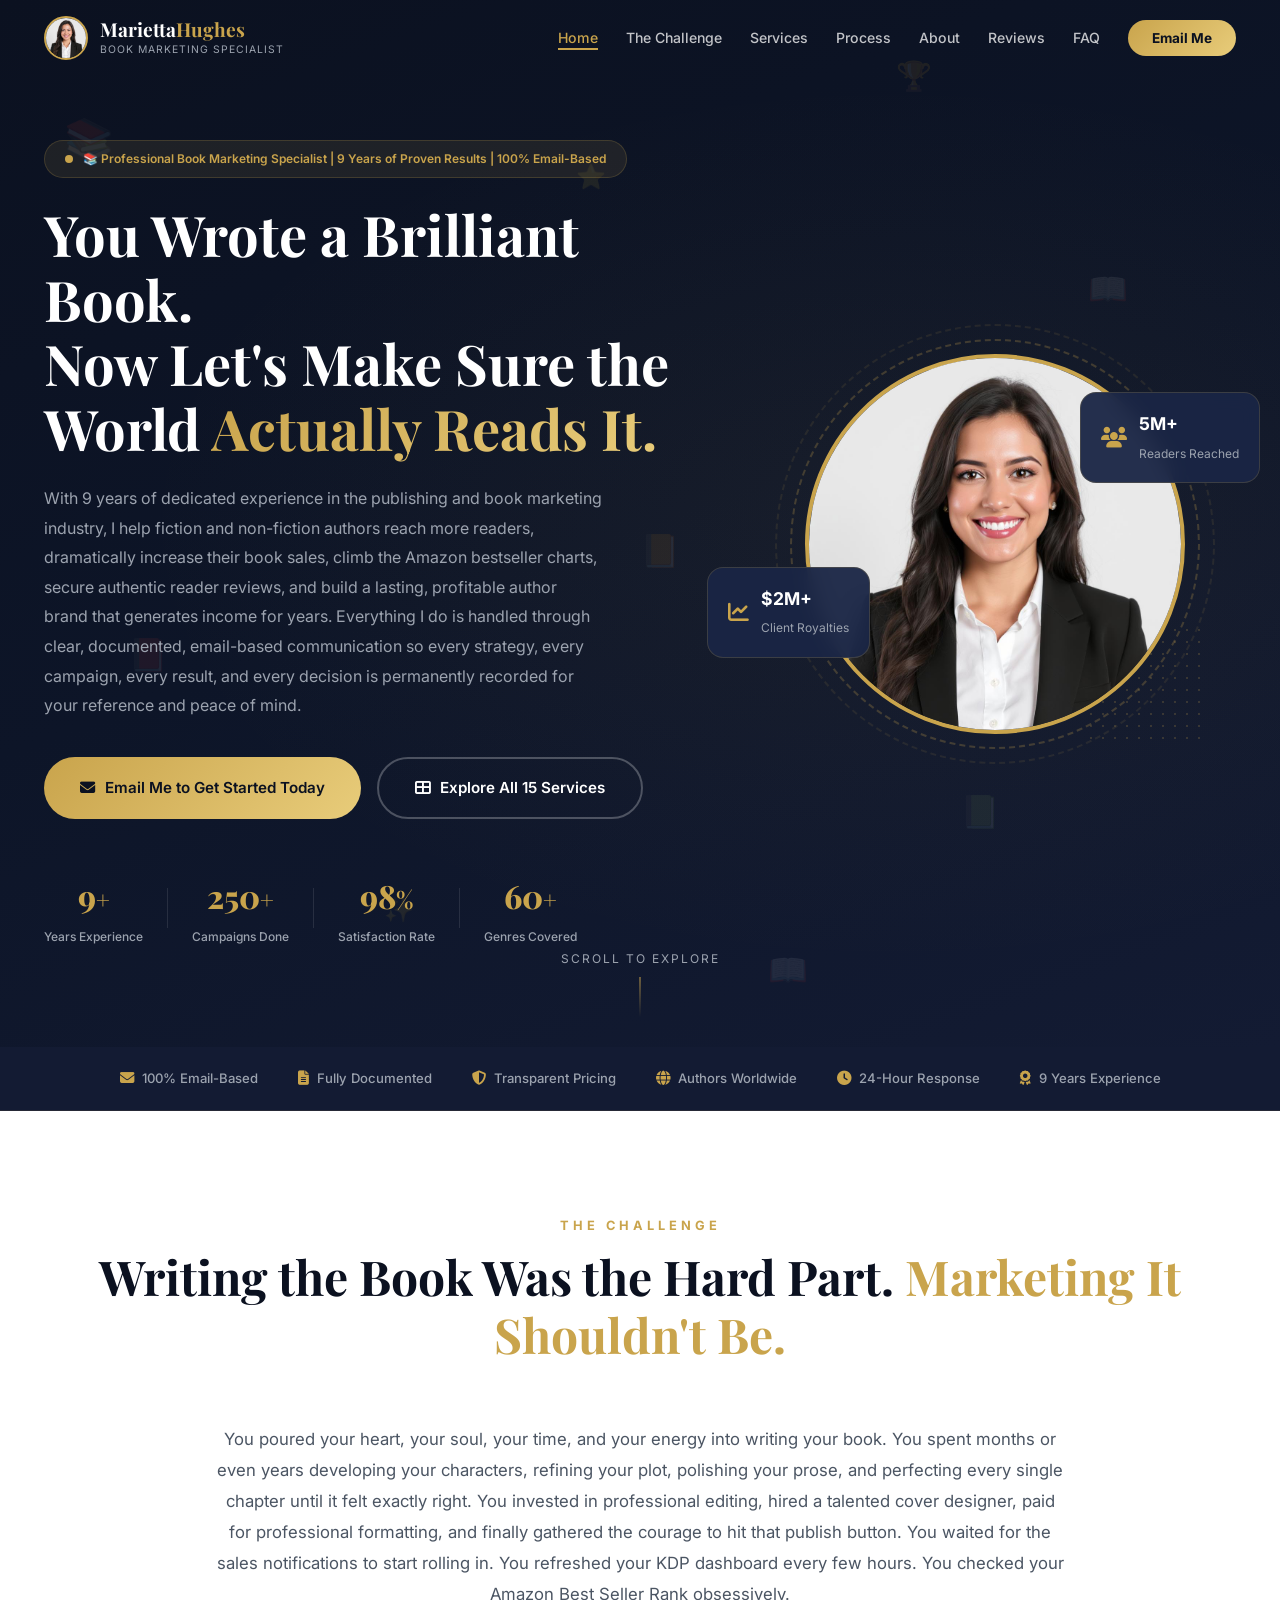
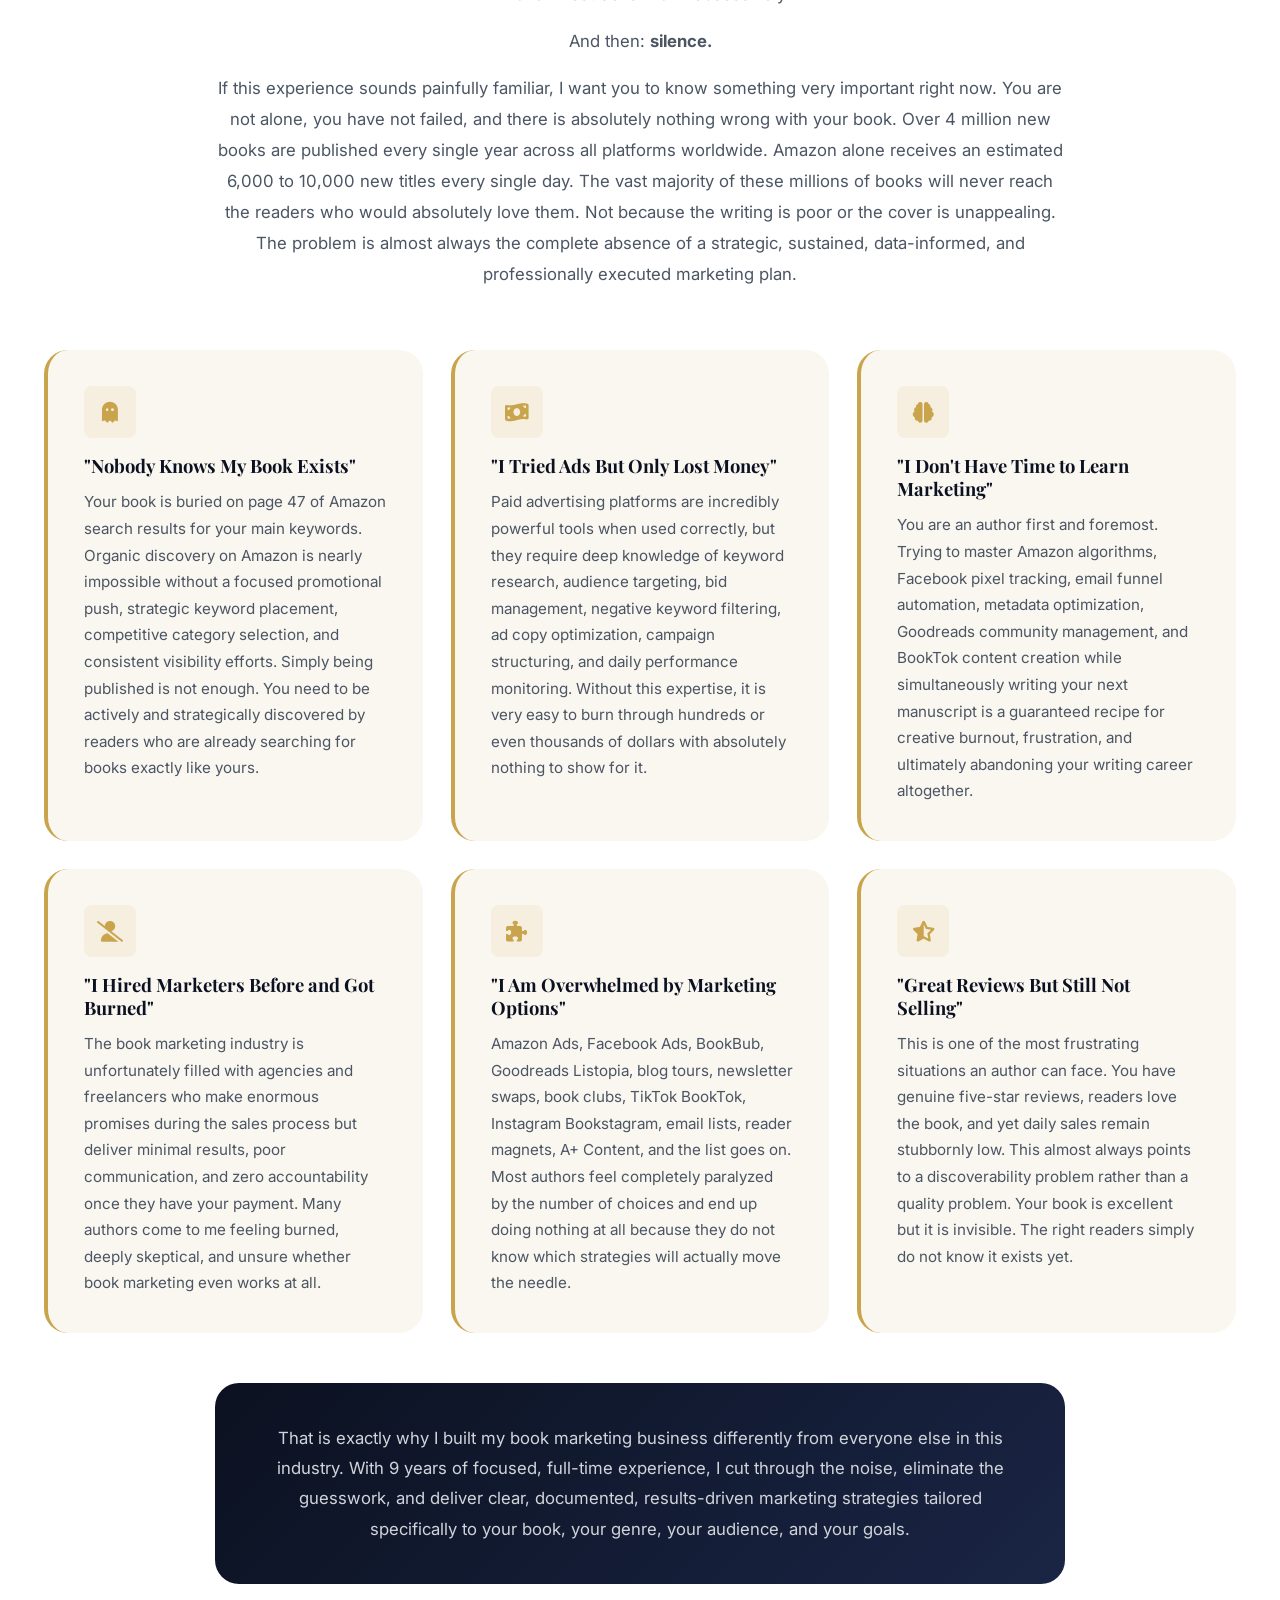
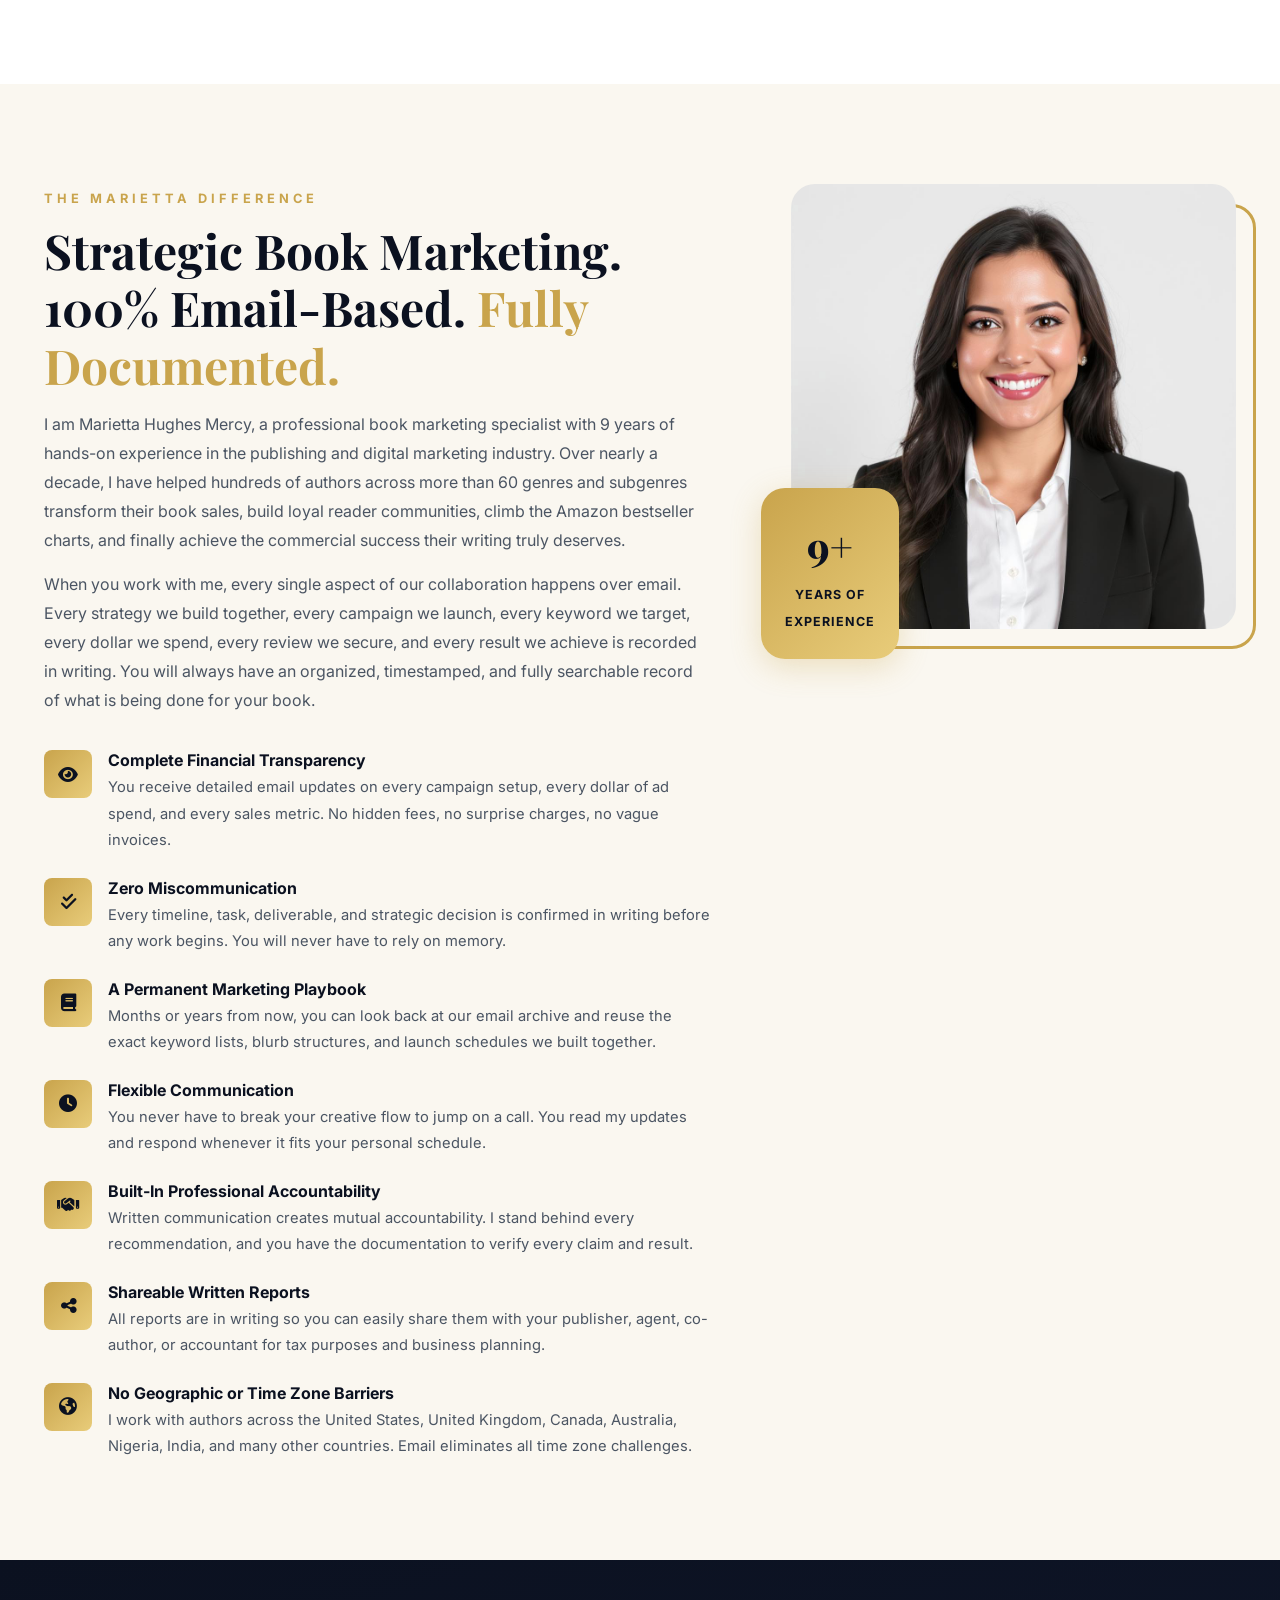
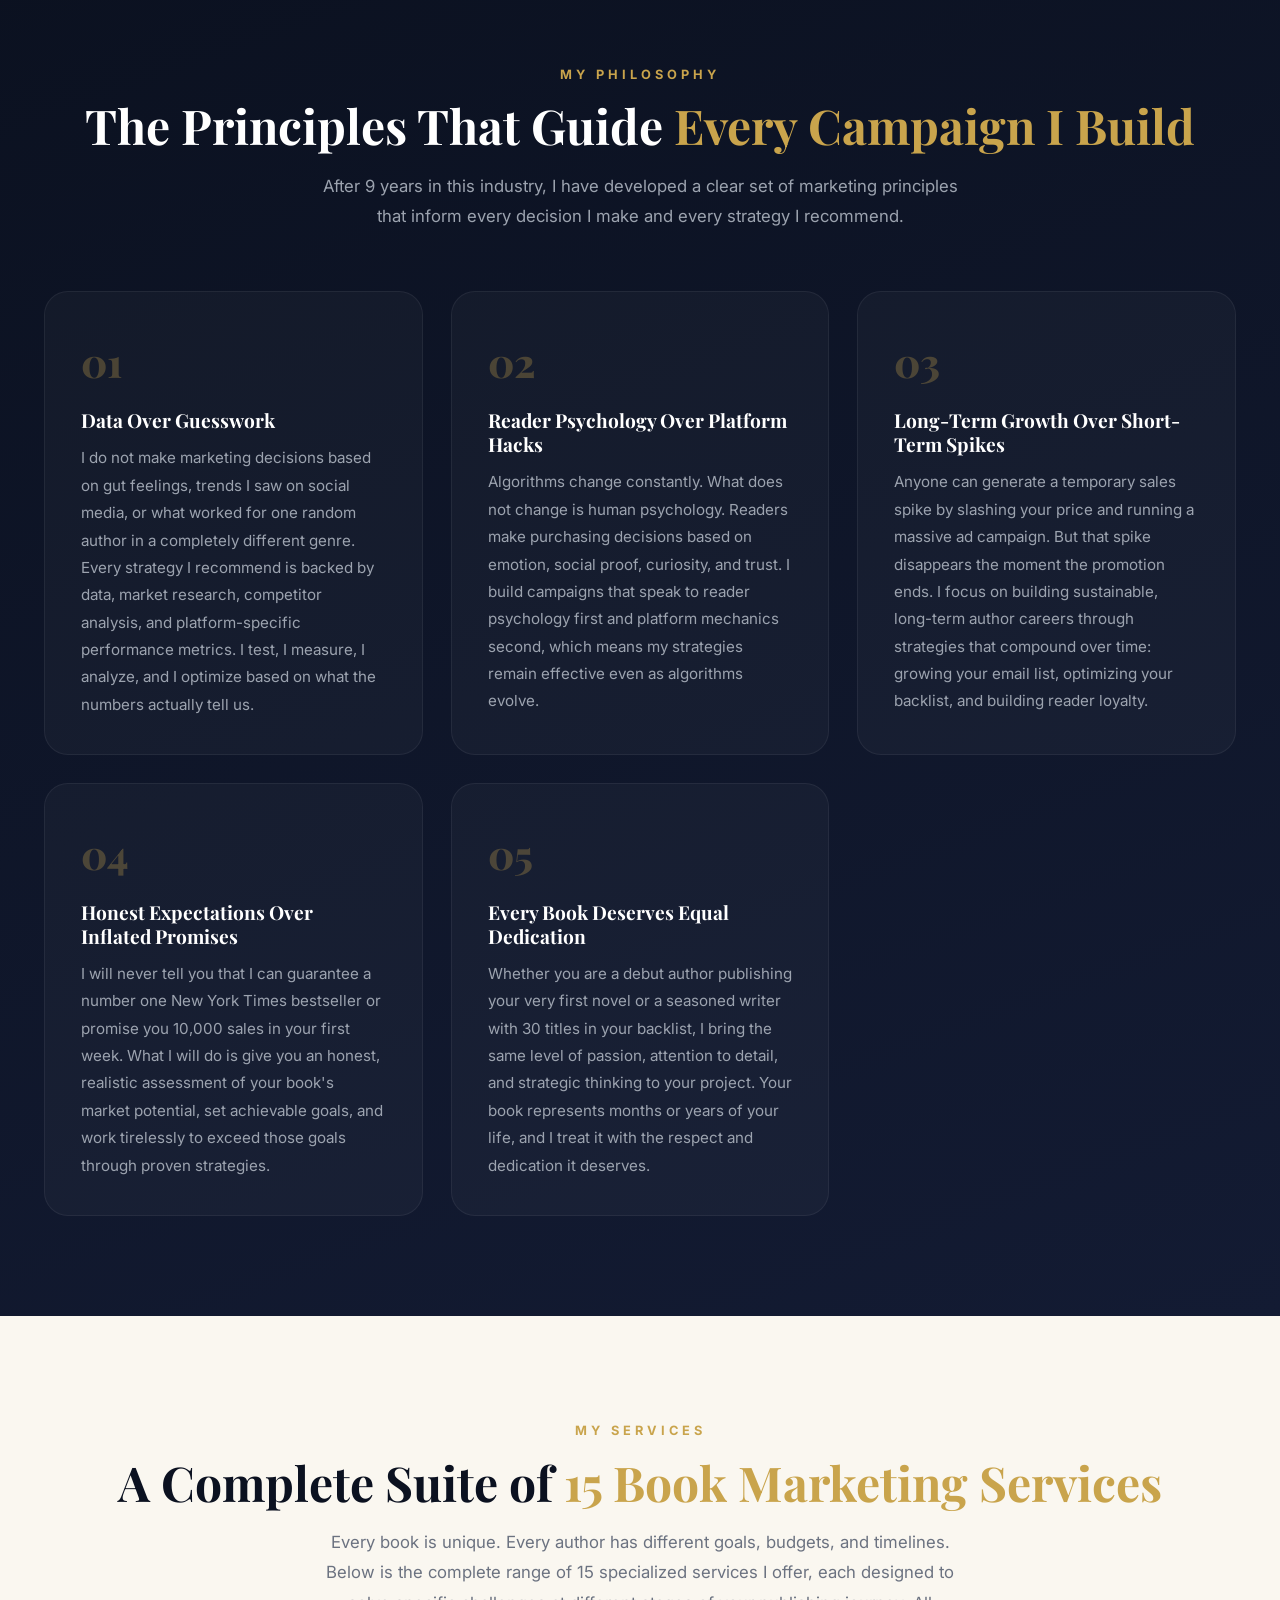
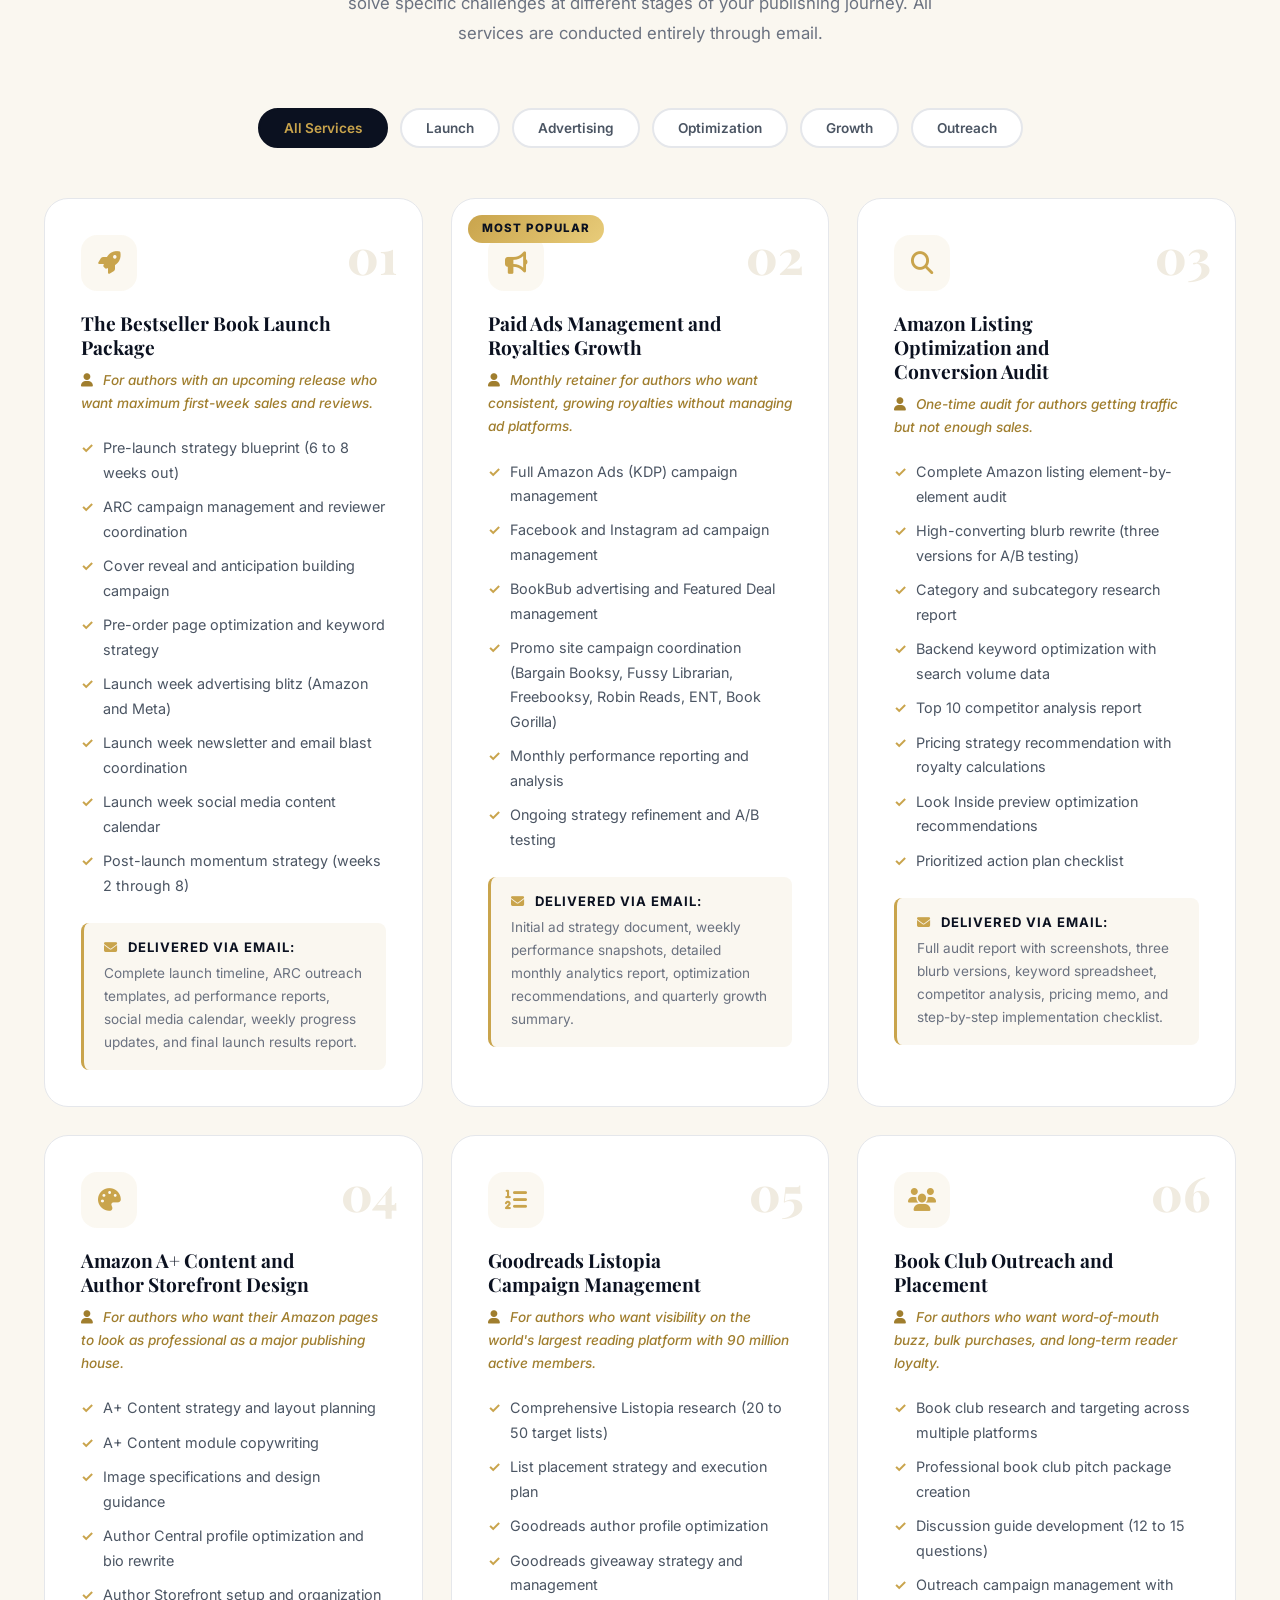
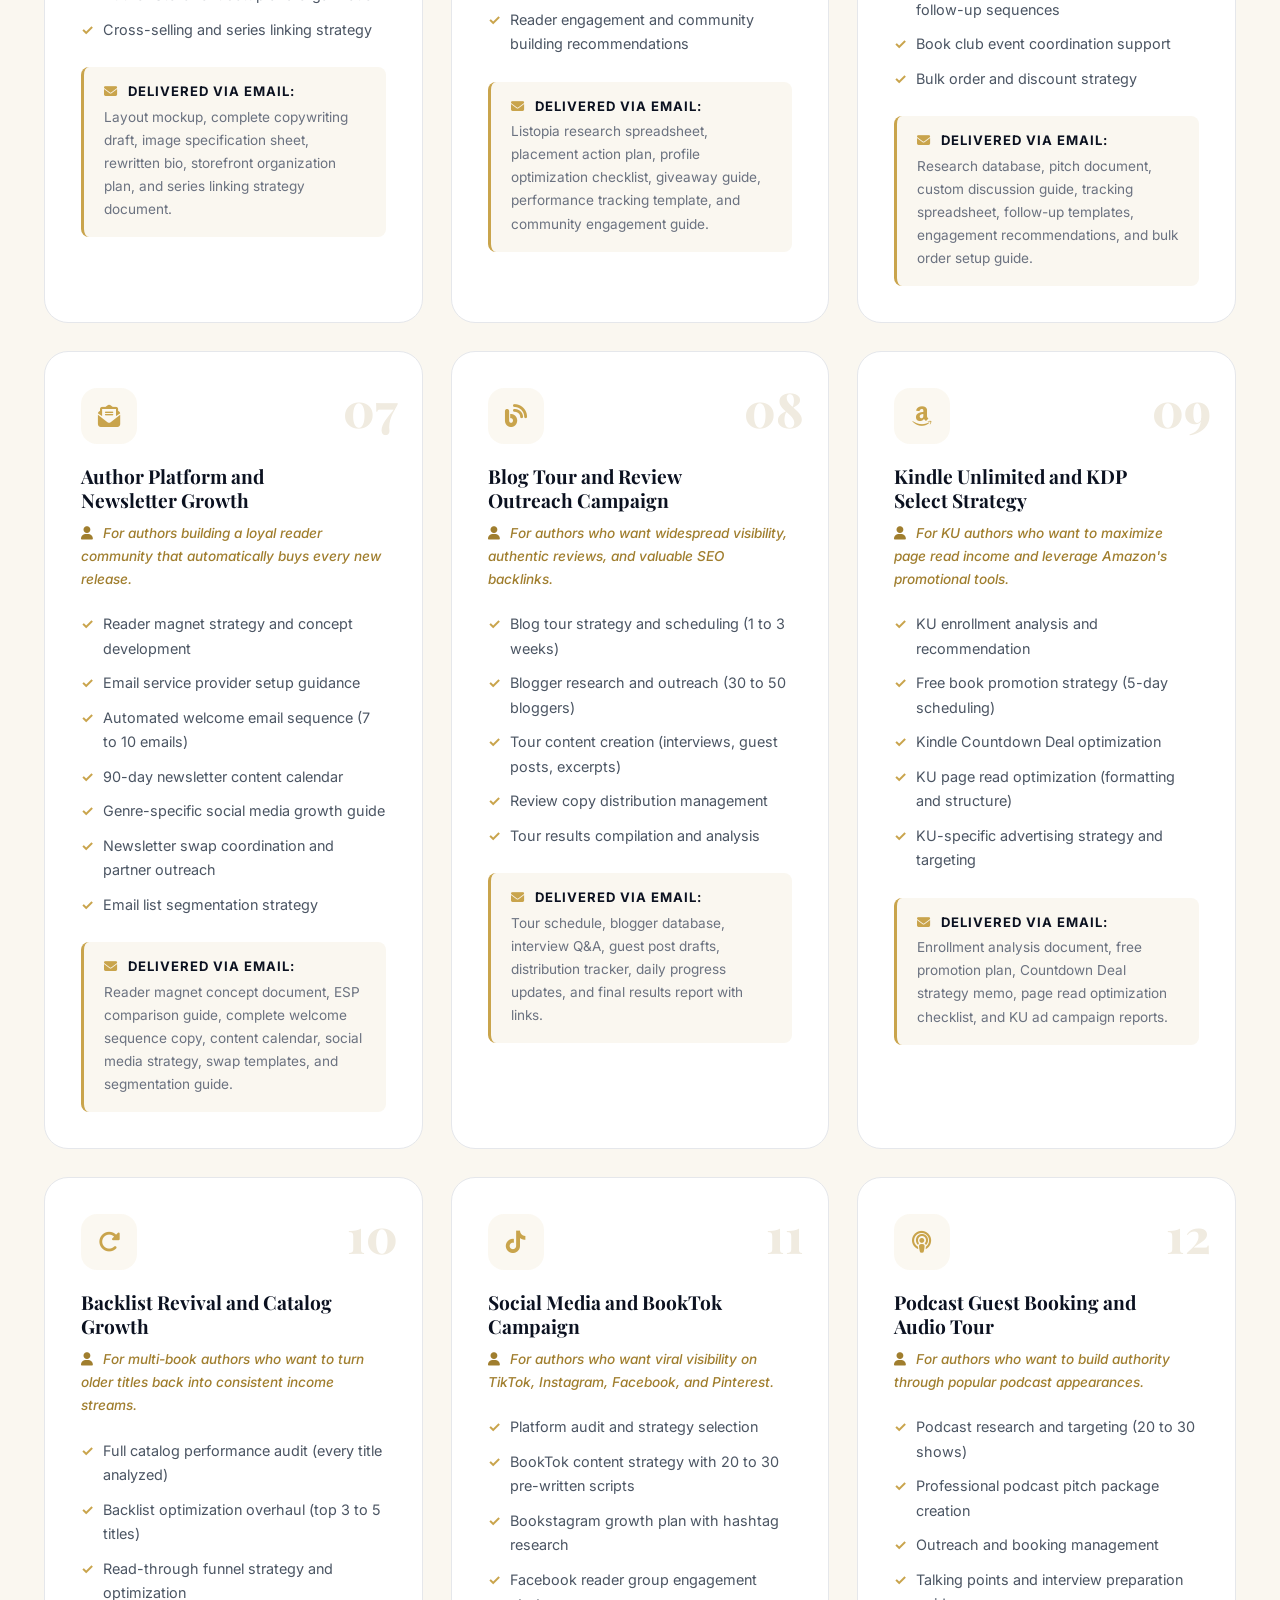
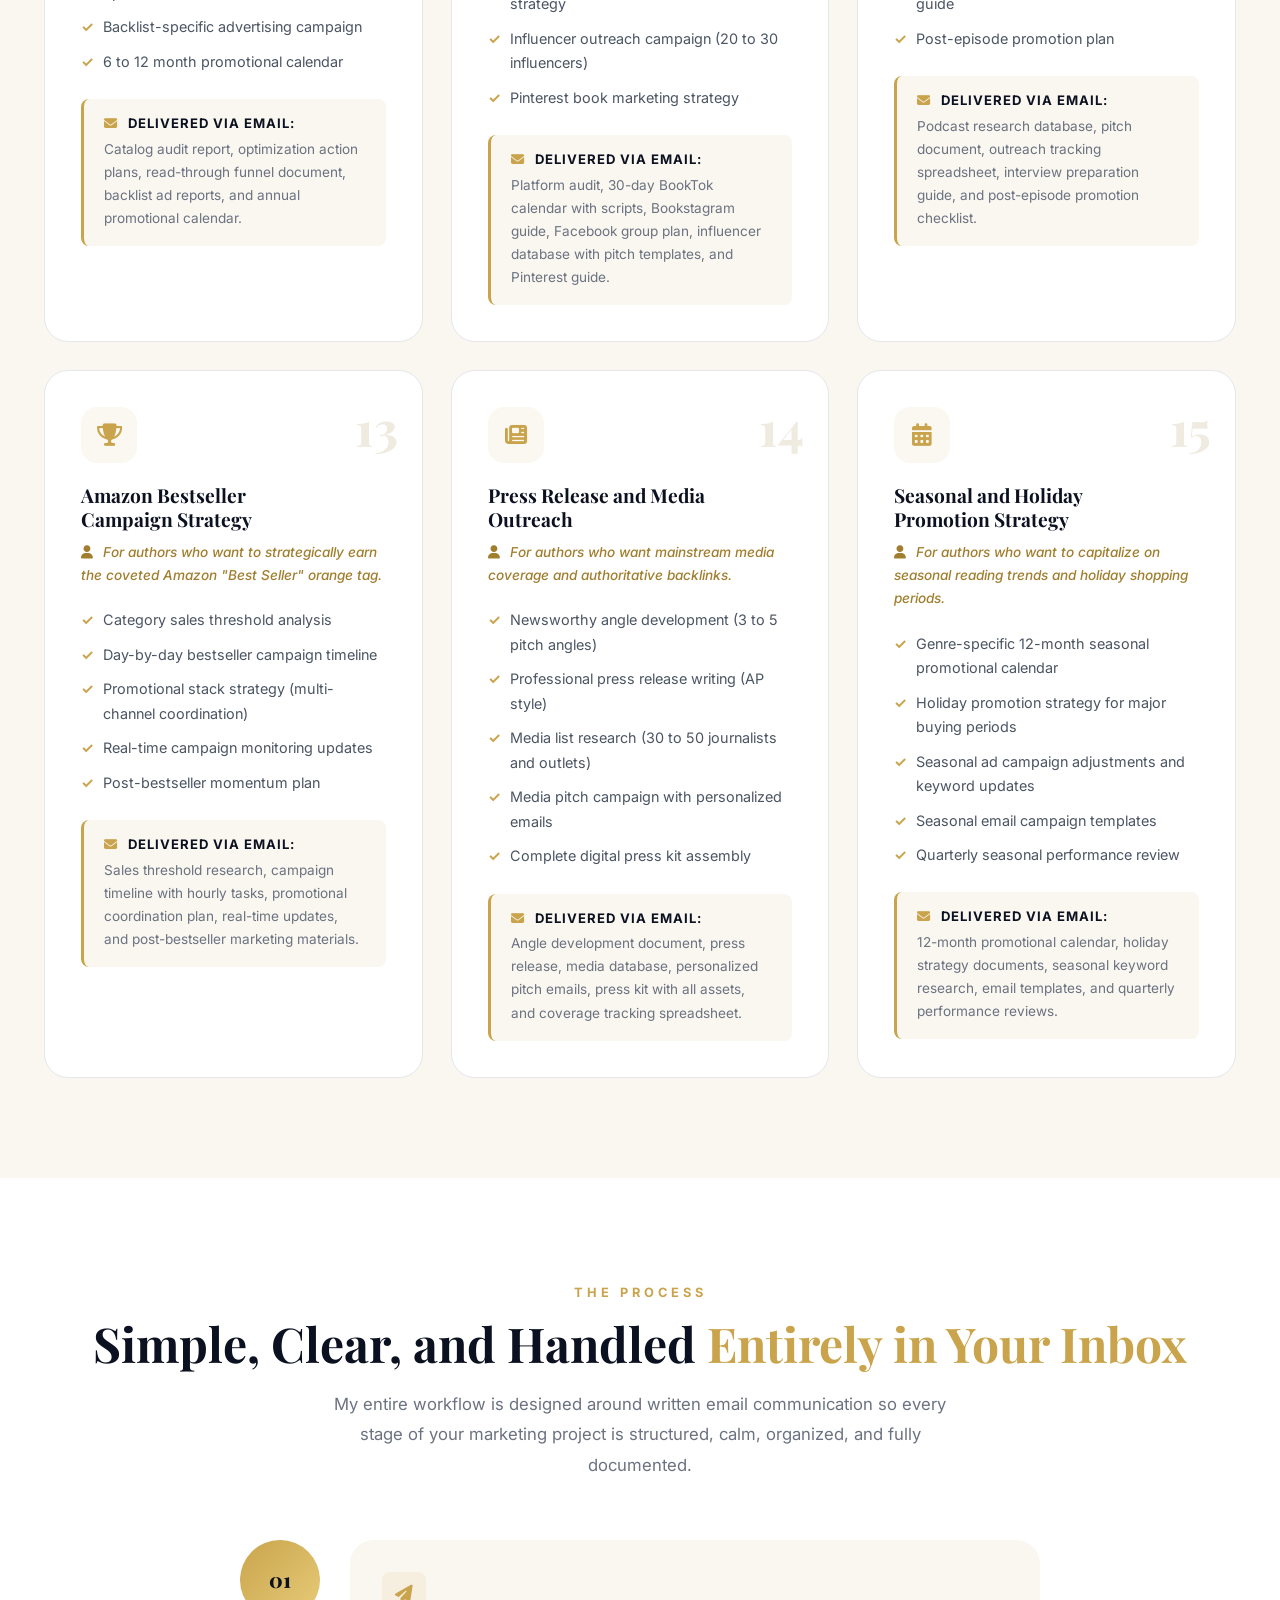
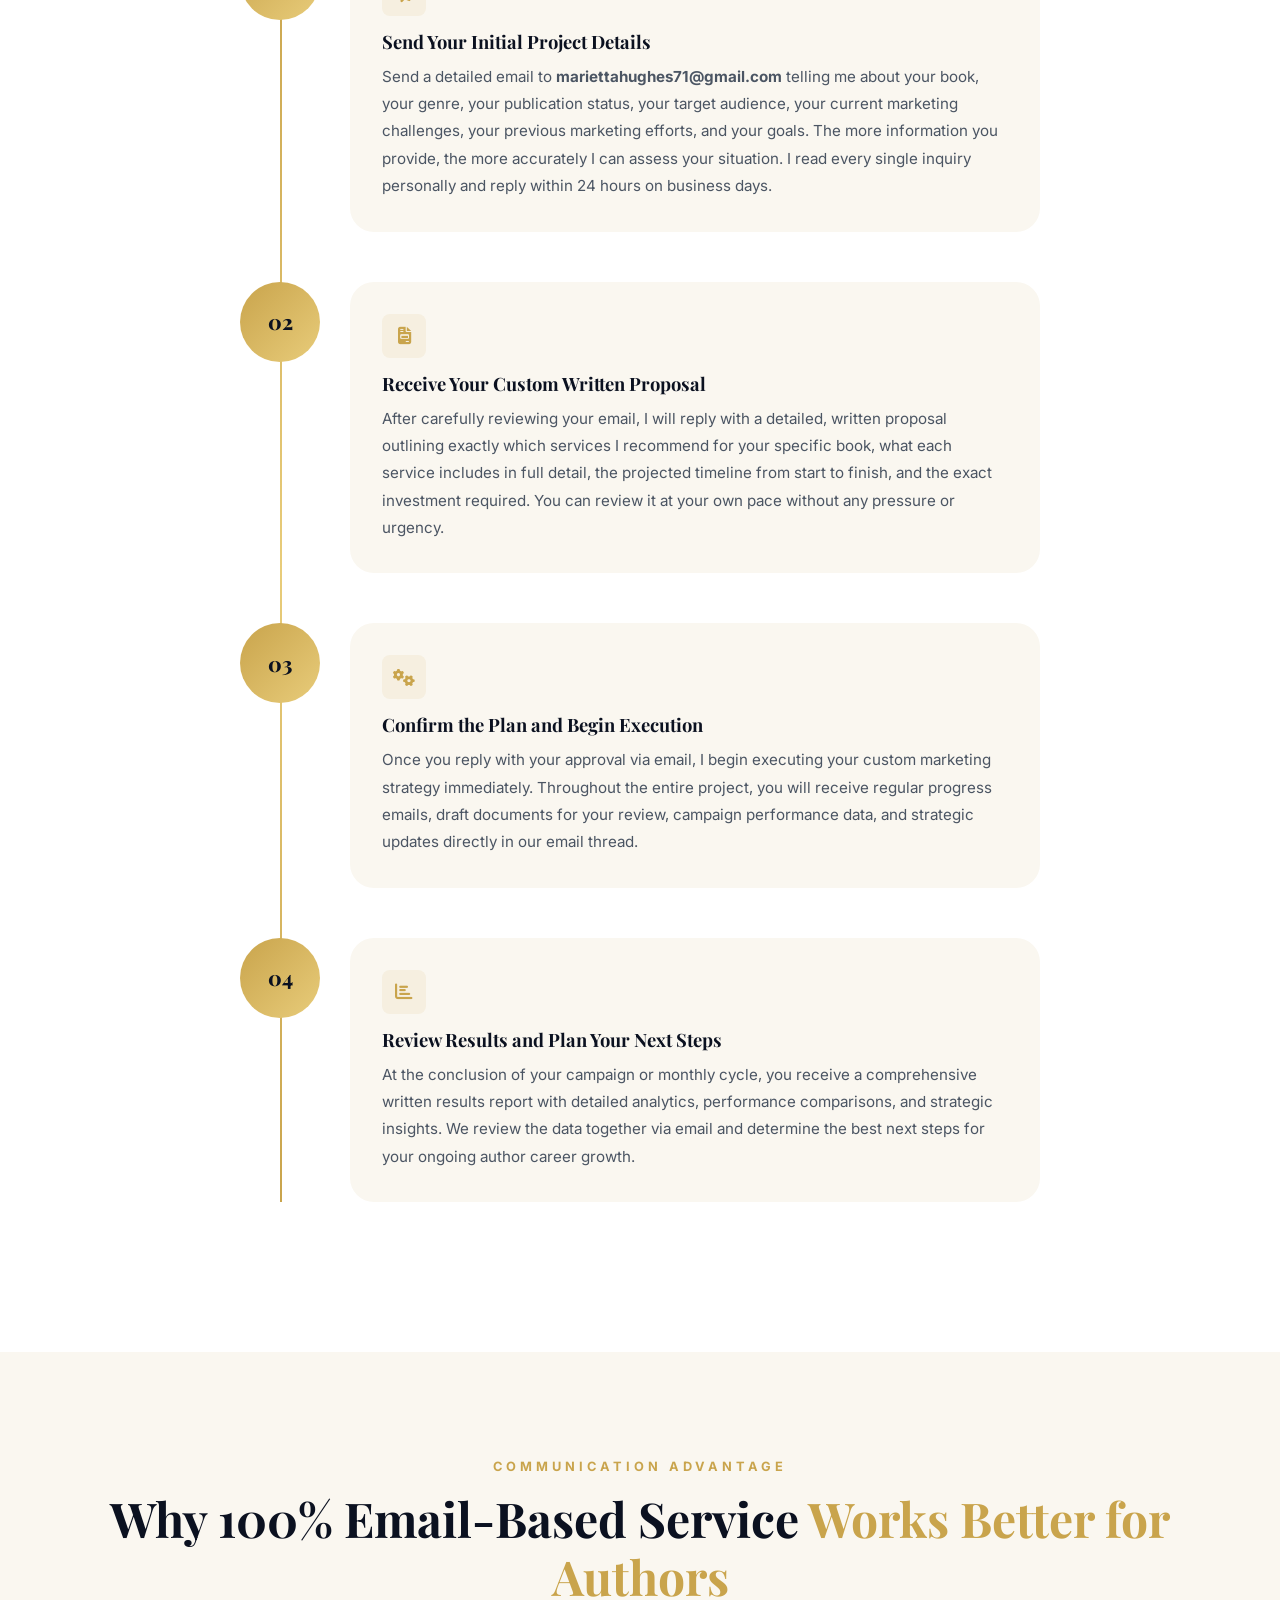
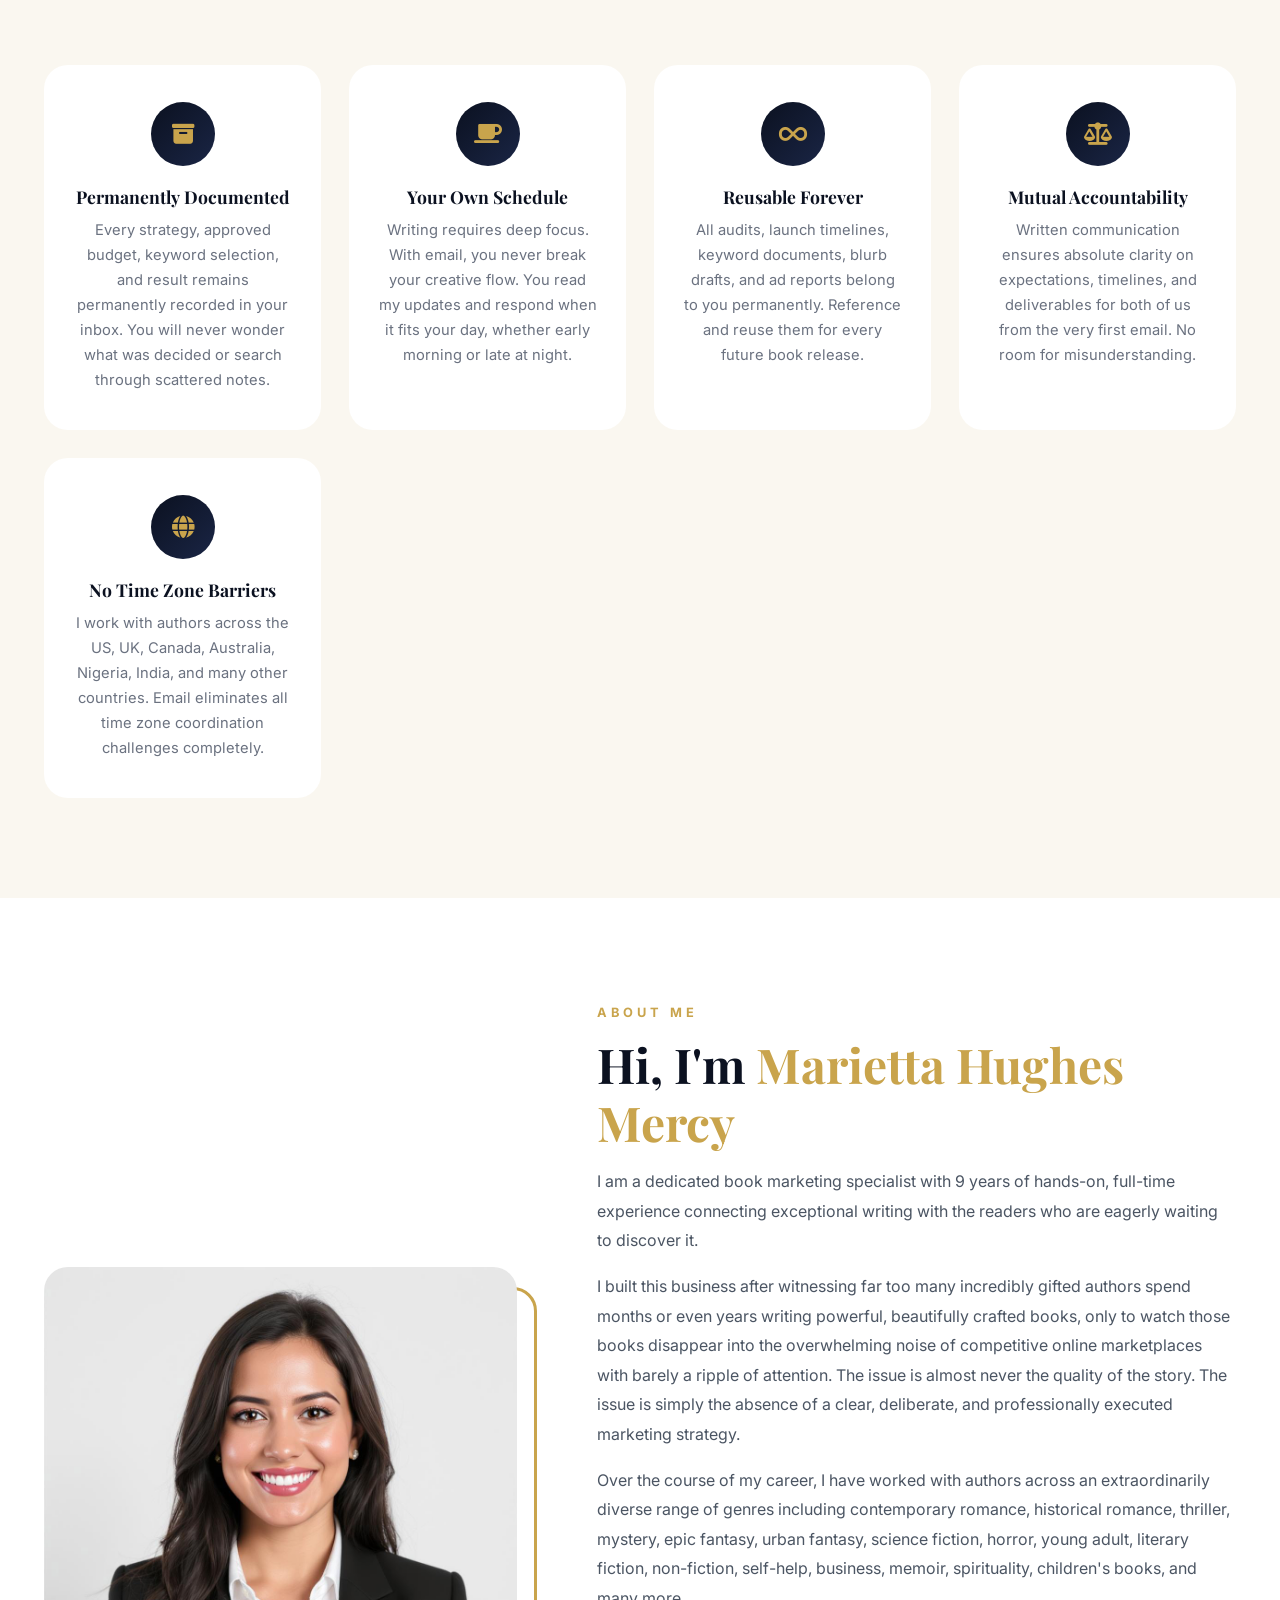
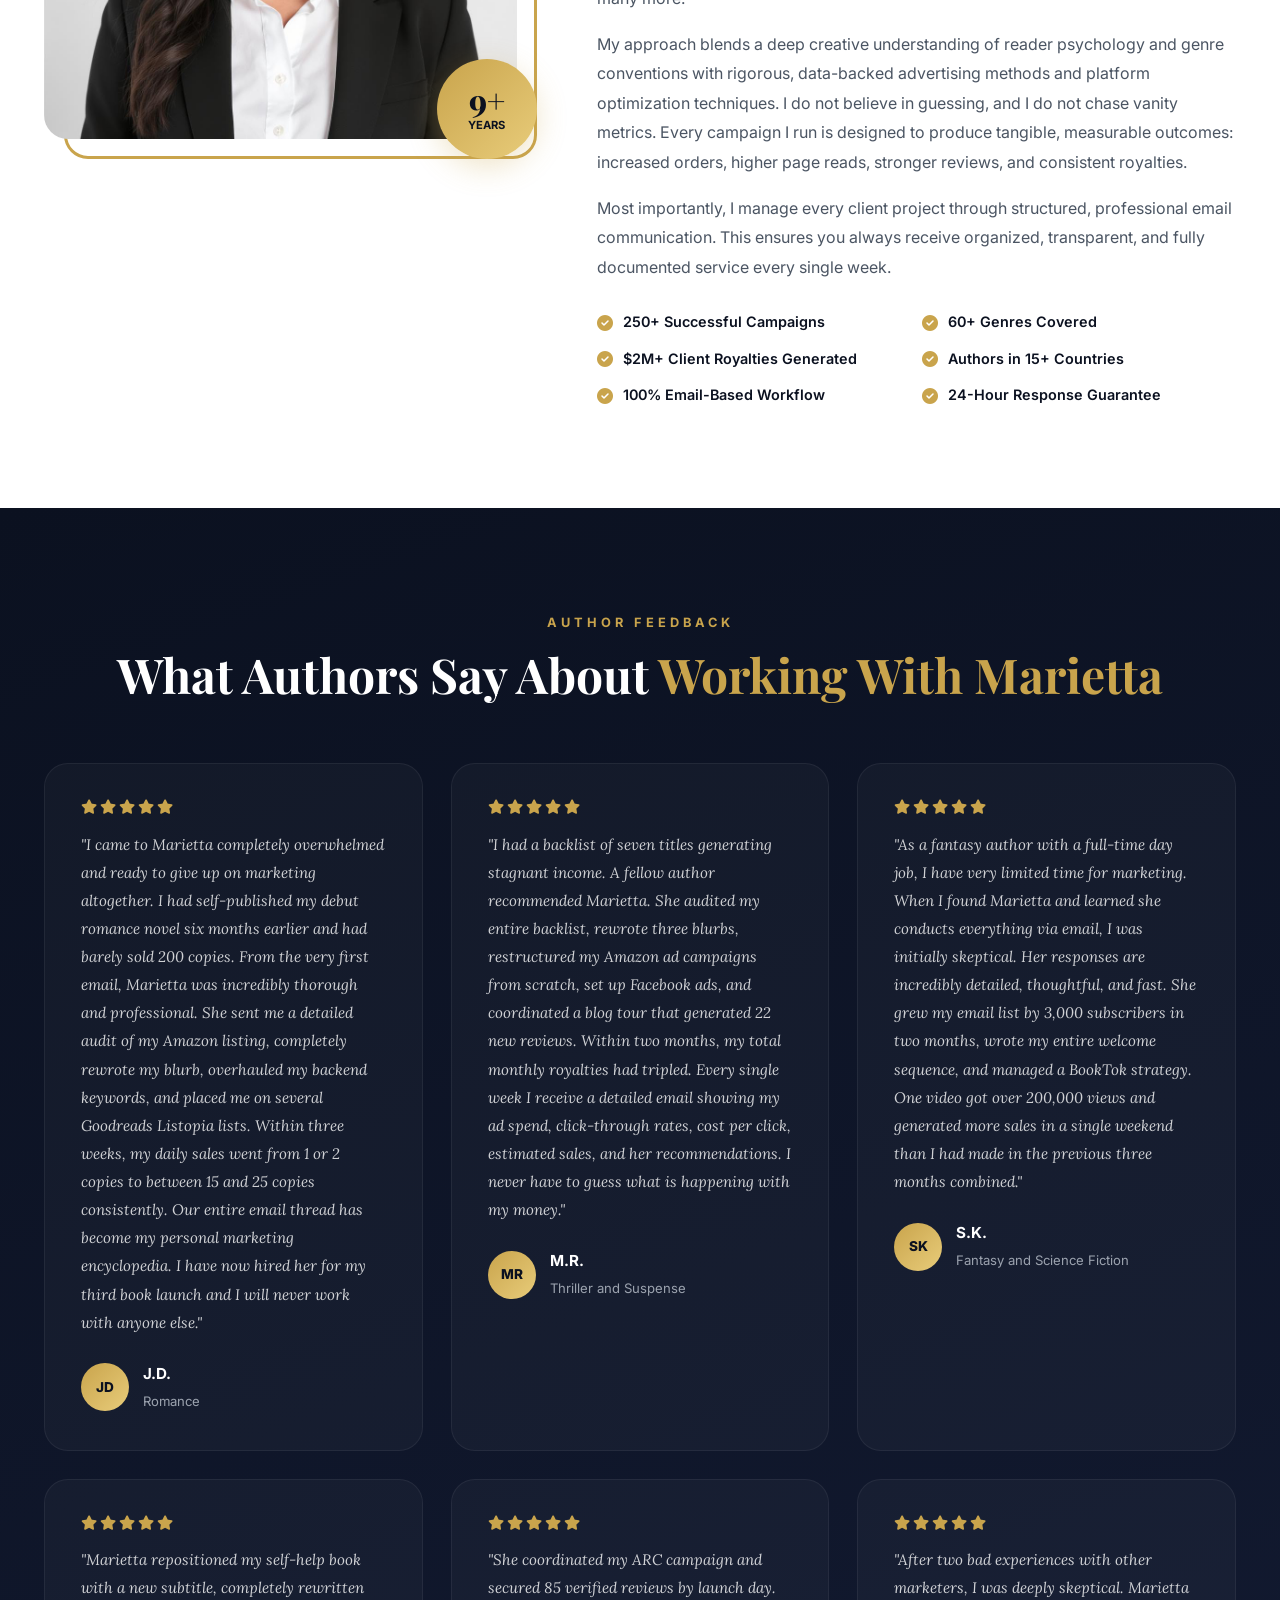
<file: index.html>
<!DOCTYPE html>
<html lang="en">
<head>
    <meta name="google-site-verification" content="QO_5pcVv0JkKFCDn6DMKwoM0GjOHtYcG-M0TKupRYso" />
    <meta charset="UTF-8">
    <meta name="viewport" content="width=device-width, initial-scale=1.0">
    <title>Marietta Hughes Mercy | Professional Book Marketing Specialist</title>
    <meta name="description" content="Professional book marketing specialist with 9 years of experience. I help authors reach more readers, increase book sales, and build lasting author brands through documented, email-based marketing strategies.">
    <link rel="icon" type="image/jpeg" href="d1.jpg">
    <link rel="apple-touch-icon" href="d1.jpg">
    <link href="https://fonts.googleapis.com/css2?family=Playfair+Display:ital,wght@0,400;0,500;0,600;0,700;0,800;0,900;1,400;1,700&family=Inter:wght@300;400;500;600;700;800&family=Lora:ital,wght@0,400;0,500;0,600;0,700;1,400&display=swap" rel="stylesheet">
    <link rel="stylesheet" href="https://cdnjs.cloudflare.com/ajax/libs/font-awesome/6.5.0/css/all.min.css">
    <link rel="stylesheet" href="style.css">
</head>
<body>

    <!-- PRELOADER -->
    <div class="preloader" id="preloader">
        <div class="preloader-inner">
            <div class="preloader-logo">
                <img src="d1.jpg" alt="Marietta Hughes Mercy">
            </div>
            <div class="preloader-text">Marietta Hughes Mercy</div>
            <div class="preloader-bar">
                <div class="preloader-bar-fill"></div>
            </div>
        </div>
    </div>

    <!-- BACK TO TOP -->
    <button class="back-to-top" id="backToTop" aria-label="Back to top">
        <i class="fas fa-chevron-up"></i>
    </button>

    <!-- NAVIGATION -->
    <nav class="navbar" id="navbar">
        <div class="nav-container">
            <a href="#home" class="logo">
                <img src="d1.jpg" alt="Marietta Hughes Mercy" class="logo-img">
                <div class="logo-text-wrap">
                    <span class="logo-text">Marietta<span class="gold">Hughes</span></span>
                    <span class="logo-sub">Book Marketing Specialist</span>
                </div>
            </a>
            <ul class="nav-links" id="navLinks">
                <li><a href="#home" class="nav-link active">Home</a></li>
                <li><a href="#challenge" class="nav-link">The Challenge</a></li>
                <li><a href="#services" class="nav-link">Services</a></li>
                <li><a href="#process" class="nav-link">Process</a></li>
                <li><a href="#about" class="nav-link">About</a></li>
                <li><a href="#testimonials" class="nav-link">Reviews</a></li>
                <li><a href="#faq" class="nav-link">FAQ</a></li>
                <li><a href="#contact" class="nav-cta">Email Me</a></li>
            </ul>
            <div class="hamburger" id="hamburger">
                <span></span>
                <span></span>
                <span></span>
            </div>
        </div>
    </nav>

    <!-- HERO SECTION -->
    <section class="hero" id="home">
        <div class="hero-particles">
            <div class="particle p1">📚</div>
            <div class="particle p2">📖</div>
            <div class="particle p3">📕</div>
            <div class="particle p4">⭐</div>
            <div class="particle p5">📗</div>
            <div class="particle p6">📘</div>
            <div class="particle p7">✨</div>
            <div class="particle p8">📙</div>
            <div class="particle p9">🏆</div>
            <div class="particle p10">📖</div>
        </div>
        <div class="hero-overlay"></div>
        <div class="hero-container">
            <div class="hero-content reveal-left">
                <div class="hero-badge">
                    <span class="badge-dot"></span>
                    📚 Professional Book Marketing Specialist | 9 Years of Proven Results | 100% Email-Based
                </div>
                <h1 class="hero-title">
                    You Wrote a Brilliant Book.<br>
                    Now Let's Make Sure the World
                    <span class="hero-highlight">Actually Reads It.</span>
                </h1>
                <p class="hero-subtitle">
                    With 9 years of dedicated experience in the publishing and book marketing industry, I help fiction and non-fiction authors reach more readers, dramatically increase their book sales, climb the Amazon bestseller charts, secure authentic reader reviews, and build a lasting, profitable author brand that generates income for years. Everything I do is handled through clear, documented, email-based communication so every strategy, every campaign, every result, and every decision is permanently recorded for your reference and peace of mind.
                </p>
                <div class="hero-buttons">
                    <a href="#contact" class="btn btn-primary btn-glow">
                        <i class="fas fa-envelope"></i> Email Me to Get Started Today
                    </a>
                    <a href="#services" class="btn btn-outline">
                        <i class="fas fa-th-large"></i> Explore All 15 Services
                    </a>
                </div>
                <div class="hero-stats">
                    <div class="stat-item">
                        <span class="stat-number" data-target="9">0</span><span class="stat-plus">+</span>
                        <span class="stat-label">Years Experience</span>
                    </div>
                    <div class="stat-divider"></div>
                    <div class="stat-item">
                        <span class="stat-number" data-target="250">0</span><span class="stat-plus">+</span>
                        <span class="stat-label">Campaigns Done</span>
                    </div>
                    <div class="stat-divider"></div>
                    <div class="stat-item">
                        <span class="stat-number" data-target="98">0</span><span class="stat-plus">%</span>
                        <span class="stat-label">Satisfaction Rate</span>
                    </div>
                    <div class="stat-divider"></div>
                    <div class="stat-item">
                        <span class="stat-number" data-target="60">0</span><span class="stat-plus">+</span>
                        <span class="stat-label">Genres Covered</span>
                    </div>
                </div>
            </div>
            <div class="hero-image reveal-right">
                <div class="hero-img-wrapper">
                    <img src="d1.jpg" alt="Marietta Hughes Mercy, Book Marketing Specialist" class="hero-portrait">
                    <div class="hero-img-ring"></div>
                    <div class="hero-img-ring ring-2"></div>
                    <div class="hero-img-dots"></div>
                </div>
                <div class="hero-float-card card-1">
                    <i class="fas fa-chart-line"></i>
                    <div>
                        <strong>$2M+</strong>
                        <span>Client Royalties</span>
                    </div>
                </div>
                <div class="hero-float-card card-2">
                    <i class="fas fa-users"></i>
                    <div>
                        <strong>5M+</strong>
                        <span>Readers Reached</span>
                    </div>
                </div>
            </div>
        </div>
        <div class="hero-scroll">
            <span>Scroll to Explore</span>
            <div class="scroll-line"></div>
        </div>
    </section>

    <!-- TRUST BAR -->
    <section class="trust-bar">
        <div class="container">
            <div class="trust-items">
                <div class="trust-item"><i class="fas fa-envelope"></i> 100% Email-Based</div>
                <div class="trust-item"><i class="fas fa-file-alt"></i> Fully Documented</div>
                <div class="trust-item"><i class="fas fa-shield-alt"></i> Transparent Pricing</div>
                <div class="trust-item"><i class="fas fa-globe"></i> Authors Worldwide</div>
                <div class="trust-item"><i class="fas fa-clock"></i> 24-Hour Response</div>
                <div class="trust-item"><i class="fas fa-award"></i> 9 Years Experience</div>
            </div>
        </div>
    </section>

    <!-- CHALLENGE SECTION -->
    <section class="challenge" id="challenge">
        <div class="container">
            <div class="section-header reveal-up">
                <span class="section-tag">THE CHALLENGE</span>
                <h2 class="section-title">Writing the Book Was the Hard Part. <span class="gold">Marketing It Shouldn't Be.</span></h2>
            </div>
            <div class="challenge-intro reveal-up">
                <p>You poured your heart, your soul, your time, and your energy into writing your book. You spent months or even years developing your characters, refining your plot, polishing your prose, and perfecting every single chapter until it felt exactly right. You invested in professional editing, hired a talented cover designer, paid for professional formatting, and finally gathered the courage to hit that publish button. You waited for the sales notifications to start rolling in. You refreshed your KDP dashboard every few hours. You checked your Amazon Best Seller Rank obsessively.</p>
                <p>And then: <strong>silence.</strong></p>
                <p>If this experience sounds painfully familiar, I want you to know something very important right now. You are not alone, you have not failed, and there is absolutely nothing wrong with your book. Over 4 million new books are published every single year across all platforms worldwide. Amazon alone receives an estimated 6,000 to 10,000 new titles every single day. The vast majority of these millions of books will never reach the readers who would absolutely love them. Not because the writing is poor or the cover is unappealing. The problem is almost always the complete absence of a strategic, sustained, data-informed, and professionally executed marketing plan.</p>
            </div>
            <div class="challenge-grid">
                <div class="challenge-card reveal-up">
                    <div class="challenge-icon"><i class="fas fa-ghost"></i></div>
                    <h3>"Nobody Knows My Book Exists"</h3>
                    <p>Your book is buried on page 47 of Amazon search results for your main keywords. Organic discovery on Amazon is nearly impossible without a focused promotional push, strategic keyword placement, competitive category selection, and consistent visibility efforts. Simply being published is not enough. You need to be actively and strategically discovered by readers who are already searching for books exactly like yours.</p>
                </div>
                <div class="challenge-card reveal-up">
                    <div class="challenge-icon"><i class="fas fa-money-bill-wave"></i></div>
                    <h3>"I Tried Ads But Only Lost Money"</h3>
                    <p>Paid advertising platforms are incredibly powerful tools when used correctly, but they require deep knowledge of keyword research, audience targeting, bid management, negative keyword filtering, ad copy optimization, campaign structuring, and daily performance monitoring. Without this expertise, it is very easy to burn through hundreds or even thousands of dollars with absolutely nothing to show for it.</p>
                </div>
                <div class="challenge-card reveal-up">
                    <div class="challenge-icon"><i class="fas fa-brain"></i></div>
                    <h3>"I Don't Have Time to Learn Marketing"</h3>
                    <p>You are an author first and foremost. Trying to master Amazon algorithms, Facebook pixel tracking, email funnel automation, metadata optimization, Goodreads community management, and BookTok content creation while simultaneously writing your next manuscript is a guaranteed recipe for creative burnout, frustration, and ultimately abandoning your writing career altogether.</p>
                </div>
                <div class="challenge-card reveal-up">
                    <div class="challenge-icon"><i class="fas fa-user-slash"></i></div>
                    <h3>"I Hired Marketers Before and Got Burned"</h3>
                    <p>The book marketing industry is unfortunately filled with agencies and freelancers who make enormous promises during the sales process but deliver minimal results, poor communication, and zero accountability once they have your payment. Many authors come to me feeling burned, deeply skeptical, and unsure whether book marketing even works at all.</p>
                </div>
                <div class="challenge-card reveal-up">
                    <div class="challenge-icon"><i class="fas fa-puzzle-piece"></i></div>
                    <h3>"I Am Overwhelmed by Marketing Options"</h3>
                    <p>Amazon Ads, Facebook Ads, BookBub, Goodreads Listopia, blog tours, newsletter swaps, book clubs, TikTok BookTok, Instagram Bookstagram, email lists, reader magnets, A+ Content, and the list goes on. Most authors feel completely paralyzed by the number of choices and end up doing nothing at all because they do not know which strategies will actually move the needle.</p>
                </div>
                <div class="challenge-card reveal-up">
                    <div class="challenge-icon"><i class="fas fa-star-half-alt"></i></div>
                    <h3>"Great Reviews But Still Not Selling"</h3>
                    <p>This is one of the most frustrating situations an author can face. You have genuine five-star reviews, readers love the book, and yet daily sales remain stubbornly low. This almost always points to a discoverability problem rather than a quality problem. Your book is excellent but it is invisible. The right readers simply do not know it exists yet.</p>
                </div>
            </div>
            <div class="challenge-bottom reveal-up">
                <p>That is exactly why I built my book marketing business differently from everyone else in this industry. With 9 years of focused, full-time experience, I cut through the noise, eliminate the guesswork, and deliver clear, documented, results-driven marketing strategies tailored specifically to your book, your genre, your audience, and your goals.</p>
            </div>
        </div>
    </section>

    <!-- DIFFERENCE SECTION -->
    <section class="difference" id="difference">
        <div class="container">
            <div class="difference-grid">
                <div class="difference-content reveal-left">
                    <span class="section-tag">THE MARIETTA DIFFERENCE</span>
                    <h2 class="section-title">Strategic Book Marketing. 100% Email-Based. <span class="gold">Fully Documented.</span></h2>
                    <p>I am Marietta Hughes Mercy, a professional book marketing specialist with 9 years of hands-on experience in the publishing and digital marketing industry. Over nearly a decade, I have helped hundreds of authors across more than 60 genres and subgenres transform their book sales, build loyal reader communities, climb the Amazon bestseller charts, and finally achieve the commercial success their writing truly deserves.</p>
                    <p>When you work with me, every single aspect of our collaboration happens over email. Every strategy we build together, every campaign we launch, every keyword we target, every dollar we spend, every review we secure, and every result we achieve is recorded in writing. You will always have an organized, timestamped, and fully searchable record of what is being done for your book.</p>
                    <div class="difference-features">
                        <div class="diff-feature">
                            <div class="diff-icon"><i class="fas fa-eye"></i></div>
                            <div>
                                <h4>Complete Financial Transparency</h4>
                                <p>You receive detailed email updates on every campaign setup, every dollar of ad spend, and every sales metric. No hidden fees, no surprise charges, no vague invoices.</p>
                            </div>
                        </div>
                        <div class="diff-feature">
                            <div class="diff-icon"><i class="fas fa-check-double"></i></div>
                            <div>
                                <h4>Zero Miscommunication</h4>
                                <p>Every timeline, task, deliverable, and strategic decision is confirmed in writing before any work begins. You will never have to rely on memory.</p>
                            </div>
                        </div>
                        <div class="diff-feature">
                            <div class="diff-icon"><i class="fas fa-book"></i></div>
                            <div>
                                <h4>A Permanent Marketing Playbook</h4>
                                <p>Months or years from now, you can look back at our email archive and reuse the exact keyword lists, blurb structures, and launch schedules we built together.</p>
                            </div>
                        </div>
                        <div class="diff-feature">
                            <div class="diff-icon"><i class="fas fa-clock"></i></div>
                            <div>
                                <h4>Flexible Communication</h4>
                                <p>You never have to break your creative flow to jump on a call. You read my updates and respond whenever it fits your personal schedule.</p>
                            </div>
                        </div>
                        <div class="diff-feature">
                            <div class="diff-icon"><i class="fas fa-handshake"></i></div>
                            <div>
                                <h4>Built-In Professional Accountability</h4>
                                <p>Written communication creates mutual accountability. I stand behind every recommendation, and you have the documentation to verify every claim and result.</p>
                            </div>
                        </div>
                        <div class="diff-feature">
                            <div class="diff-icon"><i class="fas fa-share-alt"></i></div>
                            <div>
                                <h4>Shareable Written Reports</h4>
                                <p>All reports are in writing so you can easily share them with your publisher, agent, co-author, or accountant for tax purposes and business planning.</p>
                            </div>
                        </div>
                        <div class="diff-feature">
                            <div class="diff-icon"><i class="fas fa-globe-americas"></i></div>
                            <div>
                                <h4>No Geographic or Time Zone Barriers</h4>
                                <p>I work with authors across the United States, United Kingdom, Canada, Australia, Nigeria, India, and many other countries. Email eliminates all time zone challenges.</p>
                            </div>
                        </div>
                    </div>
                </div>
                <div class="difference-image reveal-right">
                    <div class="diff-img-wrapper">
                        <img src="d1.jpg" alt="Marietta Hughes Mercy" class="diff-portrait">
                        <div class="diff-img-accent"></div>
                    </div>
                    <div class="diff-experience-badge">
                        <span class="exp-num">9+</span>
                        <span class="exp-label">Years of<br>Experience</span>
                    </div>
                </div>
            </div>
        </div>
    </section>

    <!-- PHILOSOPHY SECTION -->
    <section class="philosophy">
        <div class="container">
            <div class="section-header reveal-up">
                <span class="section-tag">MY PHILOSOPHY</span>
                <h2 class="section-title">The Principles That Guide <span class="gold">Every Campaign I Build</span></h2>
                <p class="section-desc">After 9 years in this industry, I have developed a clear set of marketing principles that inform every decision I make and every strategy I recommend.</p>
            </div>
            <div class="philosophy-grid">
                <div class="phil-card reveal-up">
                    <div class="phil-number">01</div>
                    <h3>Data Over Guesswork</h3>
                    <p>I do not make marketing decisions based on gut feelings, trends I saw on social media, or what worked for one random author in a completely different genre. Every strategy I recommend is backed by data, market research, competitor analysis, and platform-specific performance metrics. I test, I measure, I analyze, and I optimize based on what the numbers actually tell us.</p>
                </div>
                <div class="phil-card reveal-up">
                    <div class="phil-number">02</div>
                    <h3>Reader Psychology Over Platform Hacks</h3>
                    <p>Algorithms change constantly. What does not change is human psychology. Readers make purchasing decisions based on emotion, social proof, curiosity, and trust. I build campaigns that speak to reader psychology first and platform mechanics second, which means my strategies remain effective even as algorithms evolve.</p>
                </div>
                <div class="phil-card reveal-up">
                    <div class="phil-number">03</div>
                    <h3>Long-Term Growth Over Short-Term Spikes</h3>
                    <p>Anyone can generate a temporary sales spike by slashing your price and running a massive ad campaign. But that spike disappears the moment the promotion ends. I focus on building sustainable, long-term author careers through strategies that compound over time: growing your email list, optimizing your backlist, and building reader loyalty.</p>
                </div>
                <div class="phil-card reveal-up">
                    <div class="phil-number">04</div>
                    <h3>Honest Expectations Over Inflated Promises</h3>
                    <p>I will never tell you that I can guarantee a number one New York Times bestseller or promise you 10,000 sales in your first week. What I will do is give you an honest, realistic assessment of your book's market potential, set achievable goals, and work tirelessly to exceed those goals through proven strategies.</p>
                </div>
                <div class="phil-card reveal-up">
                    <div class="phil-number">05</div>
                    <h3>Every Book Deserves Equal Dedication</h3>
                    <p>Whether you are a debut author publishing your very first novel or a seasoned writer with 30 titles in your backlist, I bring the same level of passion, attention to detail, and strategic thinking to your project. Your book represents months or years of your life, and I treat it with the respect and dedication it deserves.</p>
                </div>
            </div>
        </div>
    </section>

    <!-- SERVICES SECTION -->
    <section class="services" id="services">
        <div class="container">
            <div class="section-header reveal-up">
                <span class="section-tag">MY SERVICES</span>
                <h2 class="section-title">A Complete Suite of <span class="gold">15 Book Marketing Services</span></h2>
                <p class="section-desc">Every book is unique. Every author has different goals, budgets, and timelines. Below is the complete range of 15 specialized services I offer, each designed to solve specific challenges at different stages of your publishing journey. All services are conducted entirely through email.</p>
            </div>

            <!-- Service Filter Tabs -->
            <div class="service-tabs reveal-up">
                <button class="tab-btn active" data-filter="all">All Services</button>
                <button class="tab-btn" data-filter="launch">Launch</button>
                <button class="tab-btn" data-filter="ads">Advertising</button>
                <button class="tab-btn" data-filter="optimize">Optimization</button>
                <button class="tab-btn" data-filter="growth">Growth</button>
                <button class="tab-btn" data-filter="outreach">Outreach</button>
            </div>

            <div class="services-grid">
                <!-- Service 1 -->
                <div class="service-card reveal-up" data-category="launch">
                    <div class="service-number">01</div>
                    <div class="service-icon-wrap"><i class="fas fa-rocket"></i></div>
                    <h3>The Bestseller Book Launch Package</h3>
                    <p class="service-target"><i class="fas fa-user"></i> For authors with an upcoming release who want maximum first-week sales and reviews.</p>
                    <div class="service-details">
                        <ul>
                            <li>Pre-launch strategy blueprint (6 to 8 weeks out)</li>
                            <li>ARC campaign management and reviewer coordination</li>
                            <li>Cover reveal and anticipation building campaign</li>
                            <li>Pre-order page optimization and keyword strategy</li>
                            <li>Launch week advertising blitz (Amazon and Meta)</li>
                            <li>Launch week newsletter and email blast coordination</li>
                            <li>Launch week social media content calendar</li>
                            <li>Post-launch momentum strategy (weeks 2 through 8)</li>
                        </ul>
                    </div>
                    <div class="service-deliverables">
                        <h4><i class="fas fa-envelope"></i> Delivered via Email:</h4>
                        <p>Complete launch timeline, ARC outreach templates, ad performance reports, social media calendar, weekly progress updates, and final launch results report.</p>
                    </div>
                </div>

                <!-- Service 2 -->
                <div class="service-card reveal-up" data-category="ads">
                    <div class="service-number">02</div>
                    <div class="popular-tag">Most Popular</div>
                    <div class="service-icon-wrap"><i class="fas fa-bullhorn"></i></div>
                    <h3>Paid Ads Management and Royalties Growth</h3>
                    <p class="service-target"><i class="fas fa-user"></i> Monthly retainer for authors who want consistent, growing royalties without managing ad platforms.</p>
                    <div class="service-details">
                        <ul>
                            <li>Full Amazon Ads (KDP) campaign management</li>
                            <li>Facebook and Instagram ad campaign management</li>
                            <li>BookBub advertising and Featured Deal management</li>
                            <li>Promo site campaign coordination (Bargain Booksy, Fussy Librarian, Freebooksy, Robin Reads, ENT, Book Gorilla)</li>
                            <li>Monthly performance reporting and analysis</li>
                            <li>Ongoing strategy refinement and A/B testing</li>
                        </ul>
                    </div>
                    <div class="service-deliverables">
                        <h4><i class="fas fa-envelope"></i> Delivered via Email:</h4>
                        <p>Initial ad strategy document, weekly performance snapshots, detailed monthly analytics report, optimization recommendations, and quarterly growth summary.</p>
                    </div>
                </div>

                <!-- Service 3 -->
                <div class="service-card reveal-up" data-category="optimize">
                    <div class="service-number">03</div>
                    <div class="service-icon-wrap"><i class="fas fa-search"></i></div>
                    <h3>Amazon Listing Optimization and Conversion Audit</h3>
                    <p class="service-target"><i class="fas fa-user"></i> One-time audit for authors getting traffic but not enough sales.</p>
                    <div class="service-details">
                        <ul>
                            <li>Complete Amazon listing element-by-element audit</li>
                            <li>High-converting blurb rewrite (three versions for A/B testing)</li>
                            <li>Category and subcategory research report</li>
                            <li>Backend keyword optimization with search volume data</li>
                            <li>Top 10 competitor analysis report</li>
                            <li>Pricing strategy recommendation with royalty calculations</li>
                            <li>Look Inside preview optimization recommendations</li>
                            <li>Prioritized action plan checklist</li>
                        </ul>
                    </div>
                    <div class="service-deliverables">
                        <h4><i class="fas fa-envelope"></i> Delivered via Email:</h4>
                        <p>Full audit report with screenshots, three blurb versions, keyword spreadsheet, competitor analysis, pricing memo, and step-by-step implementation checklist.</p>
                    </div>
                </div>

                <!-- Service 4 -->
                <div class="service-card reveal-up" data-category="optimize">
                    <div class="service-number">04</div>
                    <div class="service-icon-wrap"><i class="fas fa-palette"></i></div>
                    <h3>Amazon A+ Content and Author Storefront Design</h3>
                    <p class="service-target"><i class="fas fa-user"></i> For authors who want their Amazon pages to look as professional as a major publishing house.</p>
                    <div class="service-details">
                        <ul>
                            <li>A+ Content strategy and layout planning</li>
                            <li>A+ Content module copywriting</li>
                            <li>Image specifications and design guidance</li>
                            <li>Author Central profile optimization and bio rewrite</li>
                            <li>Author Storefront setup and organization</li>
                            <li>Cross-selling and series linking strategy</li>
                        </ul>
                    </div>
                    <div class="service-deliverables">
                        <h4><i class="fas fa-envelope"></i> Delivered via Email:</h4>
                        <p>Layout mockup, complete copywriting draft, image specification sheet, rewritten bio, storefront organization plan, and series linking strategy document.</p>
                    </div>
                </div>

                <!-- Service 5 -->
                <div class="service-card reveal-up" data-category="outreach">
                    <div class="service-number">05</div>
                    <div class="service-icon-wrap"><i class="fas fa-list-ol"></i></div>
                    <h3>Goodreads Listopia Campaign Management</h3>
                    <p class="service-target"><i class="fas fa-user"></i> For authors who want visibility on the world's largest reading platform with 90 million active members.</p>
                    <div class="service-details">
                        <ul>
                            <li>Comprehensive Listopia research (20 to 50 target lists)</li>
                            <li>List placement strategy and execution plan</li>
                            <li>Goodreads author profile optimization</li>
                            <li>Goodreads giveaway strategy and management</li>
                            <li>Reader engagement and community building recommendations</li>
                        </ul>
                    </div>
                    <div class="service-deliverables">
                        <h4><i class="fas fa-envelope"></i> Delivered via Email:</h4>
                        <p>Listopia research spreadsheet, placement action plan, profile optimization checklist, giveaway guide, performance tracking template, and community engagement guide.</p>
                    </div>
                </div>

                <!-- Service 6 -->
                <div class="service-card reveal-up" data-category="outreach">
                    <div class="service-number">06</div>
                    <div class="service-icon-wrap"><i class="fas fa-users"></i></div>
                    <h3>Book Club Outreach and Placement</h3>
                    <p class="service-target"><i class="fas fa-user"></i> For authors who want word-of-mouth buzz, bulk purchases, and long-term reader loyalty.</p>
                    <div class="service-details">
                        <ul>
                            <li>Book club research and targeting across multiple platforms</li>
                            <li>Professional book club pitch package creation</li>
                            <li>Discussion guide development (12 to 15 questions)</li>
                            <li>Outreach campaign management with follow-up sequences</li>
                            <li>Book club event coordination support</li>
                            <li>Bulk order and discount strategy</li>
                        </ul>
                    </div>
                    <div class="service-deliverables">
                        <h4><i class="fas fa-envelope"></i> Delivered via Email:</h4>
                        <p>Research database, pitch document, custom discussion guide, tracking spreadsheet, follow-up templates, engagement recommendations, and bulk order setup guide.</p>
                    </div>
                </div>

                <!-- Service 7 -->
                <div class="service-card reveal-up" data-category="growth">
                    <div class="service-number">07</div>
                    <div class="service-icon-wrap"><i class="fas fa-envelope-open-text"></i></div>
                    <h3>Author Platform and Newsletter Growth</h3>
                    <p class="service-target"><i class="fas fa-user"></i> For authors building a loyal reader community that automatically buys every new release.</p>
                    <div class="service-details">
                        <ul>
                            <li>Reader magnet strategy and concept development</li>
                            <li>Email service provider setup guidance</li>
                            <li>Automated welcome email sequence (7 to 10 emails)</li>
                            <li>90-day newsletter content calendar</li>
                            <li>Genre-specific social media growth guide</li>
                            <li>Newsletter swap coordination and partner outreach</li>
                            <li>Email list segmentation strategy</li>
                        </ul>
                    </div>
                    <div class="service-deliverables">
                        <h4><i class="fas fa-envelope"></i> Delivered via Email:</h4>
                        <p>Reader magnet concept document, ESP comparison guide, complete welcome sequence copy, content calendar, social media strategy, swap templates, and segmentation guide.</p>
                    </div>
                </div>

                <!-- Service 8 -->
                <div class="service-card reveal-up" data-category="outreach">
                    <div class="service-number">08</div>
                    <div class="service-icon-wrap"><i class="fas fa-blog"></i></div>
                    <h3>Blog Tour and Review Outreach Campaign</h3>
                    <p class="service-target"><i class="fas fa-user"></i> For authors who want widespread visibility, authentic reviews, and valuable SEO backlinks.</p>
                    <div class="service-details">
                        <ul>
                            <li>Blog tour strategy and scheduling (1 to 3 weeks)</li>
                            <li>Blogger research and outreach (30 to 50 bloggers)</li>
                            <li>Tour content creation (interviews, guest posts, excerpts)</li>
                            <li>Review copy distribution management</li>
                            <li>Tour results compilation and analysis</li>
                        </ul>
                    </div>
                    <div class="service-deliverables">
                        <h4><i class="fas fa-envelope"></i> Delivered via Email:</h4>
                        <p>Tour schedule, blogger database, interview Q&A, guest post drafts, distribution tracker, daily progress updates, and final results report with links.</p>
                    </div>
                </div>

                <!-- Service 9 -->
                <div class="service-card reveal-up" data-category="optimize">
                    <div class="service-number">09</div>
                    <div class="service-icon-wrap"><i class="fab fa-amazon"></i></div>
                    <h3>Kindle Unlimited and KDP Select Strategy</h3>
                    <p class="service-target"><i class="fas fa-user"></i> For KU authors who want to maximize page read income and leverage Amazon's promotional tools.</p>
                    <div class="service-details">
                        <ul>
                            <li>KU enrollment analysis and recommendation</li>
                            <li>Free book promotion strategy (5-day scheduling)</li>
                            <li>Kindle Countdown Deal optimization</li>
                            <li>KU page read optimization (formatting and structure)</li>
                            <li>KU-specific advertising strategy and targeting</li>
                        </ul>
                    </div>
                    <div class="service-deliverables">
                        <h4><i class="fas fa-envelope"></i> Delivered via Email:</h4>
                        <p>Enrollment analysis document, free promotion plan, Countdown Deal strategy memo, page read optimization checklist, and KU ad campaign reports.</p>
                    </div>
                </div>

                <!-- Service 10 -->
                <div class="service-card reveal-up" data-category="growth">
                    <div class="service-number">10</div>
                    <div class="service-icon-wrap"><i class="fas fa-redo-alt"></i></div>
                    <h3>Backlist Revival and Catalog Growth</h3>
                    <p class="service-target"><i class="fas fa-user"></i> For multi-book authors who want to turn older titles back into consistent income streams.</p>
                    <div class="service-details">
                        <ul>
                            <li>Full catalog performance audit (every title analyzed)</li>
                            <li>Backlist optimization overhaul (top 3 to 5 titles)</li>
                            <li>Read-through funnel strategy and optimization</li>
                            <li>Backlist-specific advertising campaign</li>
                            <li>6 to 12 month promotional calendar</li>
                        </ul>
                    </div>
                    <div class="service-deliverables">
                        <h4><i class="fas fa-envelope"></i> Delivered via Email:</h4>
                        <p>Catalog audit report, optimization action plans, read-through funnel document, backlist ad reports, and annual promotional calendar.</p>
                    </div>
                </div>

                <!-- Service 11 -->
                <div class="service-card reveal-up" data-category="growth">
                    <div class="service-number">11</div>
                    <div class="service-icon-wrap"><i class="fab fa-tiktok"></i></div>
                    <h3>Social Media and BookTok Campaign</h3>
                    <p class="service-target"><i class="fas fa-user"></i> For authors who want viral visibility on TikTok, Instagram, Facebook, and Pinterest.</p>
                    <div class="service-details">
                        <ul>
                            <li>Platform audit and strategy selection</li>
                            <li>BookTok content strategy with 20 to 30 pre-written scripts</li>
                            <li>Bookstagram growth plan with hashtag research</li>
                            <li>Facebook reader group engagement strategy</li>
                            <li>Influencer outreach campaign (20 to 30 influencers)</li>
                            <li>Pinterest book marketing strategy</li>
                        </ul>
                    </div>
                    <div class="service-deliverables">
                        <h4><i class="fas fa-envelope"></i> Delivered via Email:</h4>
                        <p>Platform audit, 30-day BookTok calendar with scripts, Bookstagram guide, Facebook group plan, influencer database with pitch templates, and Pinterest guide.</p>
                    </div>
                </div>

                <!-- Service 12 -->
                <div class="service-card reveal-up" data-category="outreach">
                    <div class="service-number">12</div>
                    <div class="service-icon-wrap"><i class="fas fa-podcast"></i></div>
                    <h3>Podcast Guest Booking and Audio Tour</h3>
                    <p class="service-target"><i class="fas fa-user"></i> For authors who want to build authority through popular podcast appearances.</p>
                    <div class="service-details">
                        <ul>
                            <li>Podcast research and targeting (20 to 30 shows)</li>
                            <li>Professional podcast pitch package creation</li>
                            <li>Outreach and booking management</li>
                            <li>Talking points and interview preparation guide</li>
                            <li>Post-episode promotion plan</li>
                        </ul>
                    </div>
                    <div class="service-deliverables">
                        <h4><i class="fas fa-envelope"></i> Delivered via Email:</h4>
                        <p>Podcast research database, pitch document, outreach tracking spreadsheet, interview preparation guide, and post-episode promotion checklist.</p>
                    </div>
                </div>

                <!-- Service 13 -->
                <div class="service-card reveal-up" data-category="launch">
                    <div class="service-number">13</div>
                    <div class="service-icon-wrap"><i class="fas fa-trophy"></i></div>
                    <h3>Amazon Bestseller Campaign Strategy</h3>
                    <p class="service-target"><i class="fas fa-user"></i> For authors who want to strategically earn the coveted Amazon "Best Seller" orange tag.</p>
                    <div class="service-details">
                        <ul>
                            <li>Category sales threshold analysis</li>
                            <li>Day-by-day bestseller campaign timeline</li>
                            <li>Promotional stack strategy (multi-channel coordination)</li>
                            <li>Real-time campaign monitoring updates</li>
                            <li>Post-bestseller momentum plan</li>
                        </ul>
                    </div>
                    <div class="service-deliverables">
                        <h4><i class="fas fa-envelope"></i> Delivered via Email:</h4>
                        <p>Sales threshold research, campaign timeline with hourly tasks, promotional coordination plan, real-time updates, and post-bestseller marketing materials.</p>
                    </div>
                </div>

                <!-- Service 14 -->
                <div class="service-card reveal-up" data-category="outreach">
                    <div class="service-number">14</div>
                    <div class="service-icon-wrap"><i class="fas fa-newspaper"></i></div>
                    <h3>Press Release and Media Outreach</h3>
                    <p class="service-target"><i class="fas fa-user"></i> For authors who want mainstream media coverage and authoritative backlinks.</p>
                    <div class="service-details">
                        <ul>
                            <li>Newsworthy angle development (3 to 5 pitch angles)</li>
                            <li>Professional press release writing (AP style)</li>
                            <li>Media list research (30 to 50 journalists and outlets)</li>
                            <li>Media pitch campaign with personalized emails</li>
                            <li>Complete digital press kit assembly</li>
                        </ul>
                    </div>
                    <div class="service-deliverables">
                        <h4><i class="fas fa-envelope"></i> Delivered via Email:</h4>
                        <p>Angle development document, press release, media database, personalized pitch emails, press kit with all assets, and coverage tracking spreadsheet.</p>
                    </div>
                </div>

                <!-- Service 15 -->
                <div class="service-card reveal-up" data-category="growth">
                    <div class="service-number">15</div>
                    <div class="service-icon-wrap"><i class="fas fa-calendar-alt"></i></div>
                    <h3>Seasonal and Holiday Promotion Strategy</h3>
                    <p class="service-target"><i class="fas fa-user"></i> For authors who want to capitalize on seasonal reading trends and holiday shopping periods.</p>
                    <div class="service-details">
                        <ul>
                            <li>Genre-specific 12-month seasonal promotional calendar</li>
                            <li>Holiday promotion strategy for major buying periods</li>
                            <li>Seasonal ad campaign adjustments and keyword updates</li>
                            <li>Seasonal email campaign templates</li>
                            <li>Quarterly seasonal performance review</li>
                        </ul>
                    </div>
                    <div class="service-deliverables">
                        <h4><i class="fas fa-envelope"></i> Delivered via Email:</h4>
                        <p>12-month promotional calendar, holiday strategy documents, seasonal keyword research, email templates, and quarterly performance reviews.</p>
                    </div>
                </div>
            </div>
        </div>
    </section>

    <!-- PROCESS SECTION -->
    <section class="process" id="process">
        <div class="container">
            <div class="section-header reveal-up">
                <span class="section-tag">THE PROCESS</span>
                <h2 class="section-title">Simple, Clear, and Handled <span class="gold">Entirely in Your Inbox</span></h2>
                <p class="section-desc">My entire workflow is designed around written email communication so every stage of your marketing project is structured, calm, organized, and fully documented.</p>
            </div>
            <div class="process-timeline">
                <div class="process-step reveal-up">
                    <div class="step-number">01</div>
                    <div class="step-content">
                        <div class="step-icon"><i class="fas fa-paper-plane"></i></div>
                        <h3>Send Your Initial Project Details</h3>
                        <p>Send a detailed email to <strong>mariettahughes71@gmail.com</strong> telling me about your book, your genre, your publication status, your target audience, your current marketing challenges, your previous marketing efforts, and your goals. The more information you provide, the more accurately I can assess your situation. I read every single inquiry personally and reply within 24 hours on business days.</p>
                    </div>
                </div>
                <div class="process-step reveal-up">
                    <div class="step-number">02</div>
                    <div class="step-content">
                        <div class="step-icon"><i class="fas fa-file-invoice"></i></div>
                        <h3>Receive Your Custom Written Proposal</h3>
                        <p>After carefully reviewing your email, I will reply with a detailed, written proposal outlining exactly which services I recommend for your specific book, what each service includes in full detail, the projected timeline from start to finish, and the exact investment required. You can review it at your own pace without any pressure or urgency.</p>
                    </div>
                </div>
                <div class="process-step reveal-up">
                    <div class="step-number">03</div>
                    <div class="step-content">
                        <div class="step-icon"><i class="fas fa-cogs"></i></div>
                        <h3>Confirm the Plan and Begin Execution</h3>
                        <p>Once you reply with your approval via email, I begin executing your custom marketing strategy immediately. Throughout the entire project, you will receive regular progress emails, draft documents for your review, campaign performance data, and strategic updates directly in our email thread.</p>
                    </div>
                </div>
                <div class="process-step reveal-up">
                    <div class="step-number">04</div>
                    <div class="step-content">
                        <div class="step-icon"><i class="fas fa-chart-bar"></i></div>
                        <h3>Review Results and Plan Your Next Steps</h3>
                        <p>At the conclusion of your campaign or monthly cycle, you receive a comprehensive written results report with detailed analytics, performance comparisons, and strategic insights. We review the data together via email and determine the best next steps for your ongoing author career growth.</p>
                    </div>
                </div>
            </div>
        </div>
    </section>

    <!-- WHY EMAIL SECTION -->
    <section class="why-email">
        <div class="container">
            <div class="section-header reveal-up">
                <span class="section-tag">COMMUNICATION ADVANTAGE</span>
                <h2 class="section-title">Why 100% Email-Based Service <span class="gold">Works Better for Authors</span></h2>
            </div>
            <div class="email-grid">
                <div class="email-card reveal-up">
                    <div class="email-icon"><i class="fas fa-archive"></i></div>
                    <h3>Permanently Documented</h3>
                    <p>Every strategy, approved budget, keyword selection, and result remains permanently recorded in your inbox. You will never wonder what was decided or search through scattered notes.</p>
                </div>
                <div class="email-card reveal-up">
                    <div class="email-icon"><i class="fas fa-coffee"></i></div>
                    <h3>Your Own Schedule</h3>
                    <p>Writing requires deep focus. With email, you never break your creative flow. You read my updates and respond when it fits your day, whether early morning or late at night.</p>
                </div>
                <div class="email-card reveal-up">
                    <div class="email-icon"><i class="fas fa-infinity"></i></div>
                    <h3>Reusable Forever</h3>
                    <p>All audits, launch timelines, keyword documents, blurb drafts, and ad reports belong to you permanently. Reference and reuse them for every future book release.</p>
                </div>
                <div class="email-card reveal-up">
                    <div class="email-icon"><i class="fas fa-balance-scale"></i></div>
                    <h3>Mutual Accountability</h3>
                    <p>Written communication ensures absolute clarity on expectations, timelines, and deliverables for both of us from the very first email. No room for misunderstanding.</p>
                </div>
                <div class="email-card reveal-up">
                    <div class="email-icon"><i class="fas fa-globe"></i></div>
                    <h3>No Time Zone Barriers</h3>
                    <p>I work with authors across the US, UK, Canada, Australia, Nigeria, India, and many other countries. Email eliminates all time zone coordination challenges completely.</p>
                </div>
            </div>
        </div>
    </section>

    <!-- ABOUT SECTION -->
    <section class="about" id="about">
        <div class="container">
            <div class="about-grid">
                <div class="about-image reveal-left">
                    <div class="about-img-wrapper">
                        <img src="d1.jpg" alt="Marietta Hughes Mercy" class="about-portrait">
                        <div class="about-img-frame"></div>
                    </div>
                    <div class="about-badge">
                        <div class="badge-inner">
                            <span class="badge-number">9+</span>
                            <span class="badge-text">Years</span>
                        </div>
                    </div>
                </div>
                <div class="about-content reveal-right">
                    <span class="section-tag">ABOUT ME</span>
                    <h2 class="section-title">Hi, I'm <span class="gold">Marietta Hughes Mercy</span></h2>
                    <p>I am a dedicated book marketing specialist with 9 years of hands-on, full-time experience connecting exceptional writing with the readers who are eagerly waiting to discover it.</p>
                    <p>I built this business after witnessing far too many incredibly gifted authors spend months or even years writing powerful, beautifully crafted books, only to watch those books disappear into the overwhelming noise of competitive online marketplaces with barely a ripple of attention. The issue is almost never the quality of the story. The issue is simply the absence of a clear, deliberate, and professionally executed marketing strategy.</p>
                    <p>Over the course of my career, I have worked with authors across an extraordinarily diverse range of genres including contemporary romance, historical romance, thriller, mystery, epic fantasy, urban fantasy, science fiction, horror, young adult, literary fiction, non-fiction, self-help, business, memoir, spirituality, children's books, and many more.</p>
                    <p>My approach blends a deep creative understanding of reader psychology and genre conventions with rigorous, data-backed advertising methods and platform optimization techniques. I do not believe in guessing, and I do not chase vanity metrics. Every campaign I run is designed to produce tangible, measurable outcomes: increased orders, higher page reads, stronger reviews, and consistent royalties.</p>
                    <p>Most importantly, I manage every client project through structured, professional email communication. This ensures you always receive organized, transparent, and fully documented service every single week.</p>
                    <div class="about-highlights">
                        <div class="highlight"><i class="fas fa-check-circle"></i> 250+ Successful Campaigns</div>
                        <div class="highlight"><i class="fas fa-check-circle"></i> 60+ Genres Covered</div>
                        <div class="highlight"><i class="fas fa-check-circle"></i> $2M+ Client Royalties Generated</div>
                        <div class="highlight"><i class="fas fa-check-circle"></i> Authors in 15+ Countries</div>
                        <div class="highlight"><i class="fas fa-check-circle"></i> 100% Email-Based Workflow</div>
                        <div class="highlight"><i class="fas fa-check-circle"></i> 24-Hour Response Guarantee</div>
                    </div>
                </div>
            </div>
        </div>
    </section>

    <!-- TESTIMONIALS SECTION -->
    <section class="testimonials" id="testimonials">
        <div class="container">
            <div class="section-header reveal-up">
                <span class="section-tag">AUTHOR FEEDBACK</span>
                <h2 class="section-title">What Authors Say About <span class="gold">Working With Marietta</span></h2>
            </div>
            <div class="testimonial-grid">
                <div class="testimonial-card reveal-up">
                    <div class="testimonial-stars">
                        <i class="fas fa-star"></i><i class="fas fa-star"></i><i class="fas fa-star"></i><i class="fas fa-star"></i><i class="fas fa-star"></i>
                    </div>
                    <p class="testimonial-text">"I came to Marietta completely overwhelmed and ready to give up on marketing altogether. I had self-published my debut romance novel six months earlier and had barely sold 200 copies. From the very first email, Marietta was incredibly thorough and professional. She sent me a detailed audit of my Amazon listing, completely rewrote my blurb, overhauled my backend keywords, and placed me on several Goodreads Listopia lists. Within three weeks, my daily sales went from 1 or 2 copies to between 15 and 25 copies consistently. Our entire email thread has become my personal marketing encyclopedia. I have now hired her for my third book launch and I will never work with anyone else."</p>
                    <div class="testimonial-author">
                        <div class="author-initial">JD</div>
                        <div>
                            <strong>J.D.</strong>
                            <span>Romance</span>
                        </div>
                    </div>
                </div>
                <div class="testimonial-card reveal-up">
                    <div class="testimonial-stars">
                        <i class="fas fa-star"></i><i class="fas fa-star"></i><i class="fas fa-star"></i><i class="fas fa-star"></i><i class="fas fa-star"></i>
                    </div>
                    <p class="testimonial-text">"I had a backlist of seven titles generating stagnant income. A fellow author recommended Marietta. She audited my entire backlist, rewrote three blurbs, restructured my Amazon ad campaigns from scratch, set up Facebook ads, and coordinated a blog tour that generated 22 new reviews. Within two months, my total monthly royalties had tripled. Every single week I receive a detailed email showing my ad spend, click-through rates, cost per click, estimated sales, and her recommendations. I never have to guess what is happening with my money."</p>
                    <div class="testimonial-author">
                        <div class="author-initial">MR</div>
                        <div>
                            <strong>M.R.</strong>
                            <span>Thriller and Suspense</span>
                        </div>
                    </div>
                </div>
                <div class="testimonial-card reveal-up">
                    <div class="testimonial-stars">
                        <i class="fas fa-star"></i><i class="fas fa-star"></i><i class="fas fa-star"></i><i class="fas fa-star"></i><i class="fas fa-star"></i>
                    </div>
                    <p class="testimonial-text">"As a fantasy author with a full-time day job, I have very limited time for marketing. When I found Marietta and learned she conducts everything via email, I was initially skeptical. Her responses are incredibly detailed, thoughtful, and fast. She grew my email list by 3,000 subscribers in two months, wrote my entire welcome sequence, and managed a BookTok strategy. One video got over 200,000 views and generated more sales in a single weekend than I had made in the previous three months combined."</p>
                    <div class="testimonial-author">
                        <div class="author-initial">SK</div>
                        <div>
                            <strong>S.K.</strong>
                            <span>Fantasy and Science Fiction</span>
                        </div>
                    </div>
                </div>
                <div class="testimonial-card reveal-up">
                    <div class="testimonial-stars">
                        <i class="fas fa-star"></i><i class="fas fa-star"></i><i class="fas fa-star"></i><i class="fas fa-star"></i><i class="fas fa-star"></i>
                    </div>
                    <p class="testimonial-text">"Marietta repositioned my self-help book with a new subtitle, completely rewritten description, and a strategic category change. Within a week, I earned my first Amazon Best Seller tag. She then set up a book club outreach campaign and a podcast guest booking campaign that landed me on four popular podcasts. Every single step was communicated clearly via email. I now have a permanent marketing playbook in my inbox that I reference constantly."</p>
                    <div class="testimonial-author">
                        <div class="author-initial">TL</div>
                        <div>
                            <strong>T.L.</strong>
                            <span>Non-Fiction and Self-Help</span>
                        </div>
                    </div>
                </div>
                <div class="testimonial-card reveal-up">
                    <div class="testimonial-stars">
                        <i class="fas fa-star"></i><i class="fas fa-star"></i><i class="fas fa-star"></i><i class="fas fa-star"></i><i class="fas fa-star"></i>
                    </div>
                    <p class="testimonial-text">"She coordinated my ARC campaign and secured 85 verified reviews by launch day. She managed my Amazon and Facebook Ads with extraordinary precision. She set up Goodreads Listopia placements, coordinated newsletter swaps with eight romance authors reaching over 50,000 readers, and managed a blog tour with 15 additional reviews. My book hit number one in three subcategories and stayed in the Top 100 for over a month. Her 9 years of experience absolutely shows."</p>
                    <div class="testimonial-author">
                        <div class="author-initial">RM</div>
                        <div>
                            <strong>R.M.</strong>
                            <span>Contemporary Romance</span>
                        </div>
                    </div>
                </div>
                <div class="testimonial-card reveal-up">
                    <div class="testimonial-stars">
                        <i class="fas fa-star"></i><i class="fas fa-star"></i><i class="fas fa-star"></i><i class="fas fa-star"></i><i class="fas fa-star"></i>
                    </div>
                    <p class="testimonial-text">"After two bad experiences with other marketers, I was deeply skeptical. Marietta restored my faith. Her email documentation is flawless. She set up my entire author platform from scratch, managed seasonal promotions across my 12-book backlist, and created a newsletter swap network that grows my list by 500 subscribers every month on autopilot. Best investment I have ever made in my author career."</p>
                    <div class="testimonial-author">
                        <div class="author-initial">AP</div>
                        <div>
                            <strong>A.P.</strong>
                            <span>Historical Fiction</span>
                        </div>
                    </div>
                </div>
            </div>
        </div>
    </section>

    <!-- FAQ SECTION -->
    <section class="faq" id="faq">
        <div class="container">
            <div class="section-header reveal-up">
                <span class="section-tag">FAQ</span>
                <h2 class="section-title">Frequently Asked <span class="gold">Questions from Authors</span></h2>
            </div>
            <div class="faq-grid reveal-up">
                <div class="faq-item">
                    <button class="faq-question">
                        <span>Do you offer phone calls, video meetings, or virtual consultations?</span>
                        <i class="fas fa-plus"></i>
                    </button>
                    <div class="faq-answer">
                        <p>No. I conduct all client communication entirely via email and this is a deliberate and permanent business decision. Email guarantees that every marketing plan, campaign adjustment, timeline, budget approval, and performance metric is fully documented in writing for your permanent reference. This eliminates miscommunication, scheduling conflicts, and forgotten action items. The vast majority of my clients tell me that once they experience how organized, stress-free, and transparent email-based communication is, they never want to go back to phone calls or meetings.</p>
                    </div>
                </div>
                <div class="faq-item">
                    <button class="faq-question">
                        <span>How quickly do you respond to emails?</span>
                        <i class="fas fa-plus"></i>
                    </button>
                    <div class="faq-answer">
                        <p>I respond to all new inquiries within 24 hours on business days. For active client projects, you can expect responses within 24 to 48 hours depending on the complexity and scope of the project. Urgent campaign matters are always prioritized.</p>
                    </div>
                </div>
                <div class="faq-item">
                    <button class="faq-question">
                        <span>How much experience do you have in book marketing?</span>
                        <i class="fas fa-plus"></i>
                    </button>
                    <div class="faq-answer">
                        <p>I have 9 years of focused, full-time experience helping both independent and traditionally published authors launch books, manage paid advertising campaigns, optimize Amazon listings, coordinate blog tours, execute Goodreads Listopia campaigns, build email lists, and develop comprehensive long-term marketing strategies. Over those 9 years, I have managed more than 250 successful book campaigns across more than 60 genres and subgenres.</p>
                    </div>
                </div>
                <div class="faq-item">
                    <button class="faq-question">
                        <span>What genres do you work with?</span>
                        <i class="fas fa-plus"></i>
                    </button>
                    <div class="faq-answer">
                        <p>I work across virtually all major fiction and non-fiction categories. My experience includes Romance, Thriller and Mystery, Fantasy and Science Fiction, Horror, Young Adult, Middle Grade, Literary Fiction, Historical Fiction, Women's Fiction, Non-Fiction, Self-Help, Business, Health and Wellness, Memoir, Spirituality, Children's Books, and many more. If you are unsure whether your specific niche is a good fit, simply send me an email with the details.</p>
                    </div>
                </div>
                <div class="faq-item">
                    <button class="faq-question">
                        <span>How are your service prices determined?</span>
                        <i class="fas fa-plus"></i>
                    </button>
                    <div class="faq-answer">
                        <p>Pricing depends on the specific services you need, the scope of your project, the size of your catalog, and your individual marketing goals. Once you email me with your book details, I will provide a clear, detailed, written proposal with exact pricing. There are no hidden fees, no surprise charges, and no long-term contracts required. Everything is documented and agreed upon in writing before any work begins.</p>
                    </div>
                </div>
                <div class="faq-item">
                    <button class="faq-question">
                        <span>How soon can I expect to see results?</span>
                        <i class="fas fa-plus"></i>
                    </button>
                    <div class="faq-answer">
                        <p>The timeline varies depending on the specific service. Listing audits and blurb rewrites can begin improving your conversion rate within days. Paid advertising campaigns typically show meaningful data within 2 to 4 weeks. Full book launch campaigns are planned and executed over 6 to 8 weeks. I will provide a realistic timeline in your custom proposal.</p>
                    </div>
                </div>
                <div class="faq-item">
                    <button class="faq-question">
                        <span>Will I receive regular reports on campaign performance?</span>
                        <i class="fas fa-plus"></i>
                    </button>
                    <div class="faq-answer">
                        <p>Absolutely. Detailed reporting is a central and non-negotiable part of every service I offer. You will receive structured written email summaries on a regular basis showing ad spend, impressions, clicks, click-through rates, cost per click, estimated sales, estimated royalties, and my specific optimization recommendations for the next period.</p>
                    </div>
                </div>
                <div class="faq-item">
                    <button class="faq-question">
                        <span>Do you work with both indie and traditionally published authors?</span>
                        <i class="fas fa-plus"></i>
                    </button>
                    <div class="faq-answer">
                        <p>Yes. I collaborate extensively with self-published authors managing their own KDP dashboards as well as traditionally published and hybrid-published authors who want to supplement their publisher's marketing efforts with independent promotional campaigns.</p>
                    </div>
                </div>
                <div class="faq-item">
                    <button class="faq-question">
                        <span>What if I am not satisfied with the results?</span>
                        <i class="fas fa-plus"></i>
                    </button>
                    <div class="faq-answer">
                        <p>Because every aspect of our collaboration is documented in our email thread, we can always review the data together objectively and make informed strategic adjustments. I do not believe in locking authors into long-term contracts. I earn your continued business through measurable results and transparent communication, not through obligations.</p>
                    </div>
                </div>
                <div class="faq-item">
                    <button class="faq-question">
                        <span>Can I start with just one service and add more later?</span>
                        <i class="fas fa-plus"></i>
                    </button>
                    <div class="faq-answer">
                        <p>Yes, absolutely. Many of my long-term clients started with a single service such as a blurb rewrite or a listing audit and gradually expanded to full launch management and monthly ad retainers as they saw results and built trust. You are never obligated to purchase more than you need.</p>
                    </div>
                </div>
            </div>
        </div>
    </section>

    <!-- CONTACT SECTION -->
    <section class="contact" id="contact">
        <div class="container">
            <div class="section-header reveal-up">
                <span class="section-tag">START HERE</span>
                <h2 class="section-title">Ready to Put a Serious Marketing Plan <span class="gold">Behind Your Book?</span></h2>
                <p class="section-desc">Getting started is simple and completely pressure-free. Send me your book details and what you want to achieve. I will review your information carefully and reply within 24 hours.</p>
            </div>
            <div class="contact-grid">
                <div class="contact-info reveal-left">
                    <h3>What to Include in Your Message</h3>
                    <div class="info-list">
                        <div class="info-item">
                            <div class="info-icon"><i class="fas fa-user"></i></div>
                            <div>
                                <strong>Your Name and Pen Name</strong>
                                <p>If you write under a pen name that is different from your legal name, please share both.</p>
                            </div>
                        </div>
                        <div class="info-item">
                            <div class="info-icon"><i class="fas fa-book"></i></div>
                            <div>
                                <strong>Book Title, Genre, and Summary</strong>
                                <p>Tell me about your book, what genre it falls in, and a brief overview of the content or story.</p>
                            </div>
                        </div>
                        <div class="info-item">
                            <div class="info-icon"><i class="fas fa-calendar"></i></div>
                            <div>
                                <strong>Publishing Status</strong>
                                <p>Is your book upcoming, recently published, or part of an existing backlist with multiple titles?</p>
                            </div>
                        </div>
                        <div class="info-item">
                            <div class="info-icon"><i class="fas fa-bullseye"></i></div>
                            <div>
                                <strong>Marketing Goals and Challenges</strong>
                                <p>What are you hoping to achieve and what specific challenges are you currently facing?</p>
                            </div>
                        </div>
                        <div class="info-item">
                            <div class="info-icon"><i class="fas fa-wallet"></i></div>
                            <div>
                                <strong>General Target Budget</strong>
                                <p>Share your approximate budget range so I can recommend the most appropriate service package.</p>
                            </div>
                        </div>
                        <div class="info-item">
                            <div class="info-icon"><i class="fas fa-history"></i></div>
                            <div>
                                <strong>Previous Marketing Efforts</strong>
                                <p>Have you tried marketing before? What worked and what did not? This helps me avoid repeating what failed.</p>
                            </div>
                        </div>
                    </div>
                    <div class="direct-email">
                        <h4>Or Email Me Directly</h4>
                        <a href="mailto:mariettahughes71@gmail.com" class="email-link">
                            <i class="fas fa-envelope"></i> mariettahughes71@gmail.com
                        </a>
                        <p class="response-note"><i class="fas fa-clock"></i> I respond within 24 hours on business days</p>
                    </div>
                </div>
                <div class="contact-form-wrapper reveal-right">
                    <h3>Send Your Book Details</h3>
                    <form action="https://formspree.io/f/xoevayvo" method="POST" class="contact-form" id="contactForm">
                        <div class="form-row">
                            <div class="form-group">
                                <label for="name">Your Full Name</label>
                                <input type="text" id="name" name="name" placeholder="e.g., Jane Smith" required>
                            </div>
                            <div class="form-group">
                                <label for="pen-name">Pen Name (if different)</label>
                                <input type="text" id="pen-name" name="pen_name" placeholder="e.g., J.S. Morgan">
                            </div>
                        </div>
                        <div class="form-group">
                            <label for="email">Your Email Address</label>
                            <input type="email" id="email" name="email" placeholder="e.g., jane@example.com" required>
                        </div>
                        <div class="form-row">
                            <div class="form-group">
                                <label for="book-title">Book Title</label>
                                <input type="text" id="book-title" name="book_title" placeholder="e.g., The Last Promise" required>
                            </div>
                            <div class="form-group">
                                <label for="genre">Genre / Subgenre</label>
                                <select id="genre" name="genre" required>
                                    <option value="">Select your genre</option>
                                    <option>Romance (Contemporary)</option>
                                    <option>Romance (Historical)</option>
                                    <option>Romance (Paranormal)</option>
                                    <option>Thriller / Mystery</option>
                                    <option>Fantasy / Science Fiction</option>
                                    <option>Horror</option>
                                    <option>Young Adult</option>
                                    <option>Literary Fiction</option>
                                    <option>Historical Fiction</option>
                                    <option>Non-Fiction</option>
                                    <option>Self-Help / Personal Development</option>
                                    <option>Business / Finance</option>
                                    <option>Memoir / Biography</option>
                                    <option>Health / Wellness</option>
                                    <option>Children's Books</option>
                                    <option>Other</option>
                                </select>
                            </div>
                        </div>
                        <div class="form-group">
                            <label for="status">Publishing Status</label>
                            <select id="status" name="publishing_status" required>
                                <option value="">Select status</option>
                                <option>Pre-Launch (Not Yet Published)</option>
                                <option>Recently Published (Last 3 Months)</option>
                                <option>Published (3 to 12 Months Ago)</option>
                                <option>Backlist Title (Over 1 Year Old)</option>
                                <option>Multiple Books / Series</option>
                            </select>
                        </div>
                        <div class="form-group">
                            <label for="services-interested">Services You Are Interested In</label>
                            <select id="services-interested" name="service_interest">
                                <option value="">Select a service (or tell me in your message)</option>
                                <option>Bestseller Book Launch Package</option>
                                <option>Paid Ads Management (Monthly)</option>
                                <option>Amazon Listing Optimization Audit</option>
                                <option>A+ Content and Storefront Design</option>
                                <option>Goodreads Listopia Campaign</option>
                                <option>Book Club Outreach</option>
                                <option>Newsletter and Platform Growth</option>
                                <option>Blog Tour and Review Outreach</option>
                                <option>Kindle Unlimited Strategy</option>
                                <option>Backlist Revival</option>
                                <option>Social Media and BookTok Campaign</option>
                                <option>Podcast Guest Booking</option>
                                <option>Bestseller Campaign Strategy</option>
                                <option>Press Release and Media Outreach</option>
                                <option>Seasonal Promotion Strategy</option>
                                <option>Not Sure Yet (Please Recommend)</option>
                            </select>
                        </div>
                        <div class="form-group">
                            <label for="message">Tell Me About Your Book and Your Goals</label>
                            <textarea id="message" name="message" rows="6" placeholder="Share as much detail as you can about your book, your current marketing challenges, your goals, and your approximate budget range. The more I know, the better I can help you." required></textarea>
                        </div>
                        <button type="submit" class="btn btn-primary btn-full btn-glow">
                            <i class="fas fa-paper-plane"></i> Send Your Book Details to Marietta
                        </button>
                        <p class="form-note">Every successful book relies on a thoughtful marketing plan. Let us build yours together, one clear step at a time.</p>
                    </form>
                </div>
            </div>
        </div>
    </section>

    <!-- FOOTER -->
    <footer class="footer">
        <div class="container">
            <div class="footer-top">
                <div class="footer-brand">
                    <a href="#home" class="logo">
                        <img src="d1.jpg" alt="Marietta Hughes Mercy" class="logo-img">
                        <div class="logo-text-wrap">
                            <span class="logo-text">Marietta<span class="gold">Hughes</span></span>
                            <span class="logo-sub">Book Marketing Specialist</span>
                        </div>
                    </a>
                    <p>Helping fiction and non-fiction authors build visibility, grow readership, and increase royalties through strategic, documented, email-based marketing services backed by 9 years of industry experience.</p>
                </div>
                <div class="footer-nav">
                    <h4>Quick Links</h4>
                    <a href="#home">Home</a>
                    <a href="#services">Services</a>
                    <a href="#process">How It Works</a>
                    <a href="#about">About</a>
                    <a href="#testimonials">Reviews</a>
                    <a href="#faq">FAQ</a>
                    <a href="#contact">Contact</a>
                </div>
                <div class="footer-services">
                    <h4>Services</h4>
                    <a href="#services">Book Launch</a>
                    <a href="#services">Paid Ads</a>
                    <a href="#services">Amazon Optimization</a>
                    <a href="#services">A+ Content</a>
                    <a href="#services">Listopia Campaigns</a>
                    <a href="#services">Book Clubs</a>
                    <a href="#services">Newsletter Growth</a>
                    <a href="#services">Blog Tours</a>
                </div>
                <div class="footer-contact">
                    <h4>Get Started</h4>
                    <a href="mailto:mariettahughes71@gmail.com"><i class="fas fa-envelope"></i> mariettahughes71@gmail.com</a>
                    <p><i class="fas fa-clock"></i> Response within 24 hours</p>
                    <p><i class="fas fa-globe"></i> Working with authors worldwide</p>
                </div>
            </div>
            <div class="footer-bottom">
                <p>&copy; 2025 Marietta Hughes Mercy. All Rights Reserved.</p>
            </div>
        </div>
    </footer>

    <script src="script.js"></script>
</body>
</html>
</file>
<file: style.css>
/* =====================================================
   MARIETTA HUGHES MERCY - BOOK MARKETING SPECIALIST
   Professional Website Stylesheet
   ===================================================== */

/* RESET & BASE */
*, *::before, *::after {
    margin: 0;
    padding: 0;
    box-sizing: border-box;
}

:root {
    --navy: #0b1120;
    --navy-mid: #131b33;
    --navy-light: #1a2545;
    --gold: #c9a44c;
    --gold-light: #e8cc7a;
    --gold-dark: #a07e2e;
    --cream: #faf7f0;
    --cream-dark: #f0ebe0;
    --white: #ffffff;
    --gray-100: #f4f5f7;
    --gray-200: #e5e7eb;
    --gray-300: #d1d5db;
    --gray-400: #9ca3af;
    --gray-500: #6b7280;
    --gray-600: #4b5563;
    --gray-700: #374151;
    --dark: #111827;
    --shadow-sm: 0 2px 8px rgba(0,0,0,0.08);
    --shadow-md: 0 8px 30px rgba(0,0,0,0.12);
    --shadow-lg: 0 20px 60px rgba(0,0,0,0.15);
    --shadow-gold: 0 8px 30px rgba(201,164,76,0.3);
    --radius-sm: 8px;
    --radius-md: 16px;
    --radius-lg: 24px;
    --radius-xl: 32px;
    --radius-full: 50px;
    --transition: all 0.4s cubic-bezier(0.4, 0, 0.2, 1);
}

html {
    scroll-behavior: smooth;
    font-size: 16px;
}

body {
    font-family: 'Inter', -apple-system, BlinkMacSystemFont, sans-serif;
    color: var(--gray-700);
    background: var(--white);
    overflow-x: hidden;
    line-height: 1.7;
}

h1, h2, h3, h4, h5 {
    font-family: 'Playfair Display', Georgia, serif;
    color: var(--navy);
    line-height: 1.25;
}

img {
    max-width: 100%;
    display: block;
}

a {
    text-decoration: none;
    color: inherit;
}

.container {
    max-width: 1240px;
    margin: 0 auto;
    padding: 0 24px;
}

.gold { color: var(--gold); }

/* PRELOADER */
.preloader {
    position: fixed;
    top: 0; left: 0;
    width: 100%; height: 100%;
    background: var(--navy);
    z-index: 99999;
    display: flex;
    align-items: center;
    justify-content: center;
    transition: opacity 0.6s, visibility 0.6s;
}

.preloader.hidden {
    opacity: 0;
    visibility: hidden;
}

.preloader-inner {
    text-align: center;
}

.preloader-logo {
    width: 80px; height: 80px;
    border-radius: 50%;
    overflow: hidden;
    margin: 0 auto 20px;
    border: 3px solid var(--gold);
    animation: pulse-ring 1.5s infinite;
}

.preloader-logo img {
    width: 100%; height: 100%;
    object-fit: cover;
}

.preloader-text {
    font-family: 'Playfair Display', serif;
    color: var(--white);
    font-size: 1.3rem;
    margin-bottom: 20px;
}

.preloader-bar {
    width: 200px;
    height: 3px;
    background: rgba(255,255,255,0.1);
    border-radius: 10px;
    overflow: hidden;
    margin: 0 auto;
}

.preloader-bar-fill {
    width: 0;
    height: 100%;
    background: var(--gold);
    border-radius: 10px;
    animation: loader-fill 2s ease forwards;
}

@keyframes loader-fill {
    to { width: 100%; }
}

@keyframes pulse-ring {
    0%, 100% { box-shadow: 0 0 0 0 rgba(201,164,76,0.4); }
    50% { box-shadow: 0 0 0 15px rgba(201,164,76,0); }
}

/* BACK TO TOP */
.back-to-top {
    position: fixed;
    bottom: 30px; right: 30px;
    width: 50px; height: 50px;
    background: var(--gold);
    color: var(--navy);
    border: none;
    border-radius: 50%;
    font-size: 1.1rem;
    cursor: pointer;
    z-index: 999;
    opacity: 0;
    visibility: hidden;
    transform: translateY(20px);
    transition: var(--transition);
    box-shadow: var(--shadow-gold);
}

.back-to-top.visible {
    opacity: 1;
    visibility: visible;
    transform: translateY(0);
}

.back-to-top:hover {
    transform: translateY(-5px);
}

/* SECTION STYLING */
.section-tag {
    display: inline-block;
    font-size: 0.8rem;
    font-weight: 700;
    font-family: 'Inter', sans-serif;
    color: var(--gold);
    text-transform: uppercase;
    letter-spacing: 4px;
    margin-bottom: 12px;
}

.section-title {
    font-size: clamp(1.8rem, 4vw, 3rem);
    margin-bottom: 16px;
    line-height: 1.2;
}

.section-desc {
    font-size: 1.05rem;
    color: var(--gray-500);
    max-width: 650px;
    margin: 0 auto;
    line-height: 1.8;
}

.section-header {
    text-align: center;
    margin-bottom: 60px;
}

/* BUTTONS */
.btn {
    display: inline-flex;
    align-items: center;
    gap: 10px;
    padding: 16px 36px;
    border-radius: var(--radius-full);
    font-size: 0.95rem;
    font-weight: 600;
    font-family: 'Inter', sans-serif;
    border: none;
    cursor: pointer;
    transition: var(--transition);
    position: relative;
    overflow: hidden;
}

.btn-primary {
    background: linear-gradient(135deg, var(--gold), var(--gold-light));
    color: var(--navy);
}

.btn-primary:hover {
    transform: translateY(-3px);
    box-shadow: var(--shadow-gold);
}

.btn-glow::after {
    content: '';
    position: absolute;
    top: -50%; left: -50%;
    width: 200%; height: 200%;
    background: linear-gradient(45deg, transparent, rgba(255,255,255,0.15), transparent);
    transform: rotate(45deg) translateX(-100%);
    transition: 0.6s;
}

.btn-glow:hover::after {
    transform: rotate(45deg) translateX(100%);
}

.btn-outline {
    background: transparent;
    border: 2px solid rgba(255,255,255,0.25);
    color: var(--white);
}

.btn-outline:hover {
    border-color: var(--gold);
    color: var(--gold);
    transform: translateY(-3px);
}

.btn-full { width: 100%; justify-content: center; }

/* NAVBAR */
.navbar {
    position: fixed;
    top: 0; width: 100%;
    z-index: 9999;
    padding: 16px 0;
    transition: var(--transition);
}

.navbar.scrolled {
    background: rgba(11,17,32,0.97);
    backdrop-filter: blur(20px);
    padding: 10px 0;
    box-shadow: 0 4px 30px rgba(0,0,0,0.4);
}

.nav-container {
    max-width: 1240px;
    margin: 0 auto;
    padding: 0 24px;
    display: flex;
    justify-content: space-between;
    align-items: center;
}

.logo {
    display: flex;
    align-items: center;
    gap: 12px;
}

.logo-img {
    width: 44px; height: 44px;
    border-radius: 50%;
    object-fit: cover;
    border: 2px solid var(--gold);
}

.logo-text-wrap { display: flex; flex-direction: column; }

.logo-text {
    font-family: 'Playfair Display', serif;
    font-size: 1.2rem;
    font-weight: 700;
    color: var(--white);
    line-height: 1.2;
}

.logo-sub {
    font-size: 0.65rem;
    color: var(--gray-400);
    letter-spacing: 1px;
    text-transform: uppercase;
}

.nav-links {
    display: flex;
    list-style: none;
    gap: 28px;
    align-items: center;
}

.nav-link {
    color: rgba(255,255,255,0.75);
    font-size: 0.88rem;
    font-weight: 500;
    transition: color 0.3s;
    position: relative;
}

.nav-link::after {
    content: '';
    position: absolute;
    bottom: -4px; left: 0;
    width: 0; height: 2px;
    background: var(--gold);
    transition: width 0.3s;
}

.nav-link:hover, .nav-link.active {
    color: var(--gold);
}

.nav-link:hover::after, .nav-link.active::after {
    width: 100%;
}

.nav-cta {
    background: linear-gradient(135deg, var(--gold), var(--gold-light)) !important;
    color: var(--navy) !important;
    padding: 10px 24px !important;
    border-radius: var(--radius-full) !important;
    font-weight: 700 !important;
    font-size: 0.85rem !important;
}

.hamburger {
    display: none;
    flex-direction: column;
    gap: 6px;
    cursor: pointer;
    z-index: 10001;
}

.hamburger span {
    width: 28px; height: 2.5px;
    background: var(--white);
    border-radius: 3px;
    transition: var(--transition);
}

.hamburger.active span:nth-child(1) {
    transform: rotate(45deg) translate(6px, 6px);
}

.hamburger.active span:nth-child(2) { opacity: 0; }

.hamburger.active span:nth-child(3) {
    transform: rotate(-45deg) translate(6px, -6px);
}

/* HERO */
.hero {
    min-height: 100vh;
    background: linear-gradient(160deg, var(--navy) 0%, #0d1528 50%, var(--navy-mid) 100%);
    display: flex;
    align-items: center;
    position: relative;
    overflow: hidden;
    padding: 140px 0 100px;
}

.hero-overlay {
    position: absolute;
    inset: 0;
    background: radial-gradient(ellipse at 70% 50%, rgba(201,164,76,0.06) 0%, transparent 60%);
}

.hero-particles {
    position: absolute;
    inset: 0;
    pointer-events: none;
}

.particle {
    position: absolute;
    font-size: 2rem;
    opacity: 0.08;
    animation: float-particle 12s ease-in-out infinite;
}

.p1 { top: 10%; left: 5%; animation-delay: 0s; font-size: 2.5rem; }
.p2 { top: 25%; left: 85%; animation-delay: 1.5s; }
.p3 { top: 60%; left: 10%; animation-delay: 3s; }
.p4 { top: 15%; left: 45%; animation-delay: 4.5s; font-size: 1.5rem; }
.p5 { top: 75%; left: 75%; animation-delay: 2s; }
.p6 { top: 40%; left: 92%; animation-delay: 5s; }
.p7 { top: 85%; left: 30%; animation-delay: 1s; font-size: 1.5rem; }
.p8 { top: 50%; left: 50%; animation-delay: 3.5s; }
.p9 { top: 5%; left: 70%; animation-delay: 6s; font-size: 1.8rem; }
.p10 { top: 90%; left: 60%; animation-delay: 2.5s; }

@keyframes float-particle {
    0%, 100% { transform: translateY(0) rotate(0deg); }
    25% { transform: translateY(-30px) rotate(5deg); }
    50% { transform: translateY(-15px) rotate(-3deg); }
    75% { transform: translateY(-25px) rotate(3deg); }
}

.hero-container {
    max-width: 1240px;
    margin: 0 auto;
    padding: 0 24px;
    display: grid;
    grid-template-columns: 1.15fr 0.85fr;
    gap: 60px;
    align-items: center;
    position: relative;
    z-index: 2;
}

.hero-badge {
    display: inline-flex;
    align-items: center;
    gap: 10px;
    background: rgba(201,164,76,0.1);
    border: 1px solid rgba(201,164,76,0.2);
    padding: 8px 20px;
    border-radius: var(--radius-full);
    font-size: 0.75rem;
    font-weight: 600;
    color: var(--gold);
    margin-bottom: 24px;
}

.badge-dot {
    width: 8px; height: 8px;
    background: var(--gold);
    border-radius: 50%;
    animation: pulse-dot 2s infinite;
}

@keyframes pulse-dot {
    0%, 100% { opacity: 1; }
    50% { opacity: 0.3; }
}

.hero-title {
    font-size: clamp(2.2rem, 5vw, 3.5rem);
    color: var(--white);
    margin-bottom: 24px;
    line-height: 1.15;
}

.hero-highlight {
    background: linear-gradient(135deg, var(--gold), var(--gold-light));
    -webkit-background-clip: text;
    -webkit-text-fill-color: transparent;
    background-clip: text;
}

.hero-subtitle {
    font-size: 1rem;
    color: var(--gray-400);
    line-height: 1.85;
    margin-bottom: 36px;
    max-width: 560px;
}

.hero-buttons {
    display: flex;
    gap: 16px;
    margin-bottom: 50px;
    flex-wrap: wrap;
}

.hero-stats {
    display: flex;
    align-items: center;
    gap: 24px;
    flex-wrap: wrap;
}

.stat-item { text-align: center; }

.stat-number {
    font-family: 'Playfair Display', serif;
    font-size: 2rem;
    font-weight: 800;
    color: var(--gold);
}

.stat-plus {
    font-family: 'Playfair Display', serif;
    font-size: 1.5rem;
    font-weight: 700;
    color: var(--gold);
}

.stat-label {
    display: block;
    font-size: 0.75rem;
    color: var(--gray-400);
    margin-top: 4px;
    font-weight: 500;
}

.stat-divider {
    width: 1px;
    height: 40px;
    background: rgba(255,255,255,0.1);
}

/* Hero Image */
.hero-image { position: relative; }

.hero-img-wrapper {
    position: relative;
    width: 380px;
    height: 380px;
    margin: 0 auto;
}

.hero-portrait {
    width: 100%; height: 100%;
    object-fit: cover;
    border-radius: 50%;
    border: 4px solid var(--gold);
    position: relative;
    z-index: 2;
}

.hero-img-ring {
    position: absolute;
    inset: -15px;
    border: 2px dashed rgba(201,164,76,0.25);
    border-radius: 50%;
    animation: spin-slow 30s linear infinite;
}

.ring-2 {
    inset: -30px;
    border-color: rgba(201,164,76,0.1);
    animation-direction: reverse;
    animation-duration: 45s;
}

@keyframes spin-slow {
    to { transform: rotate(360deg); }
}

.hero-img-dots {
    position: absolute;
    width: 120px; height: 120px;
    bottom: -10px; right: -20px;
    background-image: radial-gradient(circle, var(--gold) 1.5px, transparent 1.5px);
    background-size: 12px 12px;
    opacity: 0.2;
    z-index: 1;
}

.hero-float-card {
    position: absolute;
    background: rgba(26,37,69,0.95);
    backdrop-filter: blur(10px);
    border: 1px solid rgba(201,164,76,0.2);
    padding: 16px 20px;
    border-radius: var(--radius-md);
    display: flex;
    align-items: center;
    gap: 12px;
    z-index: 3;
    animation: float-card 4s ease-in-out infinite;
}

.hero-float-card i {
    font-size: 1.3rem;
    color: var(--gold);
}

.hero-float-card strong {
    display: block;
    color: var(--white);
    font-size: 1.1rem;
}

.hero-float-card span {
    font-size: 0.75rem;
    color: var(--gray-400);
}

.card-1 { bottom: 20%; left: -10%; animation-delay: 0.5s; }
.card-2 { top: 10%; right: -5%; animation-delay: 2s; }

@keyframes float-card {
    0%, 100% { transform: translateY(0); }
    50% { transform: translateY(-12px); }
}

.hero-scroll {
    position: absolute;
    bottom: 30px;
    left: 50%;
    transform: translateX(-50%);
    display: flex;
    flex-direction: column;
    align-items: center;
    gap: 8px;
    z-index: 2;
}

.hero-scroll span {
    font-size: 0.75rem;
    color: var(--gray-400);
    letter-spacing: 2px;
    text-transform: uppercase;
}

.scroll-line {
    width: 1px;
    height: 40px;
    background: linear-gradient(to bottom, var(--gold), transparent);
    animation: scroll-anim 2s infinite;
}

@keyframes scroll-anim {
    0% { opacity: 1; transform: scaleY(1); }
    50% { opacity: 0.3; transform: scaleY(0.5); }
    100% { opacity: 1; transform: scaleY(1); }
}

/* TRUST BAR */
.trust-bar {
    background: var(--navy-mid);
    padding: 20px 0;
    border-bottom: 1px solid rgba(201,164,76,0.1);
}

.trust-items {
    display: flex;
    justify-content: center;
    gap: 40px;
    flex-wrap: wrap;
}

.trust-item {
    display: flex;
    align-items: center;
    gap: 8px;
    color: var(--gray-400);
    font-size: 0.82rem;
    font-weight: 500;
}

.trust-item i {
    color: var(--gold);
    font-size: 0.9rem;
}

/* CHALLENGE SECTION */
.challenge {
    padding: 100px 0;
    background: var(--white);
}

.challenge-intro {
    max-width: 850px;
    margin: 0 auto 60px;
    text-align: center;
}

.challenge-intro p {
    font-size: 1.05rem;
    line-height: 1.85;
    margin-bottom: 16px;
    color: var(--gray-600);
}

.challenge-grid {
    display: grid;
    grid-template-columns: repeat(auto-fit, minmax(350px, 1fr));
    gap: 28px;
    margin-bottom: 50px;
}

.challenge-card {
    background: var(--cream);
    padding: 36px;
    border-radius: var(--radius-lg);
    border-left: 4px solid var(--gold);
    transition: var(--transition);
}

.challenge-card:hover {
    transform: translateY(-6px);
    box-shadow: var(--shadow-md);
}

.challenge-icon {
    width: 52px; height: 52px;
    background: rgba(201,164,76,0.1);
    border-radius: var(--radius-sm);
    display: flex;
    align-items: center;
    justify-content: center;
    font-size: 1.3rem;
    color: var(--gold);
    margin-bottom: 16px;
}

.challenge-card h3 {
    font-size: 1.15rem;
    margin-bottom: 12px;
    color: var(--navy);
}

.challenge-card p {
    font-size: 0.95rem;
    line-height: 1.75;
    color: var(--gray-600);
}

.challenge-bottom {
    max-width: 850px;
    margin: 0 auto;
    text-align: center;
    background: linear-gradient(135deg, var(--navy), var(--navy-light));
    padding: 40px;
    border-radius: var(--radius-lg);
}

.challenge-bottom p {
    color: var(--gray-300);
    font-size: 1.05rem;
    line-height: 1.8;
}

/* DIFFERENCE SECTION */
.difference {
    padding: 100px 0;
    background: var(--cream);
}

.difference-grid {
    display: grid;
    grid-template-columns: 1.2fr 0.8fr;
    gap: 80px;
    align-items: start;
}

.difference-content p {
    font-size: 1rem;
    line-height: 1.8;
    color: var(--gray-600);
    margin-bottom: 16px;
}

.difference-features {
    margin-top: 36px;
    display: flex;
    flex-direction: column;
    gap: 24px;
}

.diff-feature {
    display: flex;
    gap: 16px;
    align-items: flex-start;
}

.diff-icon {
    min-width: 48px; height: 48px;
    background: linear-gradient(135deg, var(--gold), var(--gold-light));
    border-radius: var(--radius-sm);
    display: flex;
    align-items: center;
    justify-content: center;
    color: var(--navy);
    font-size: 1.1rem;
}

.diff-feature h4 {
    font-family: 'Inter', sans-serif;
    font-size: 1rem;
    font-weight: 700;
    margin-bottom: 4px;
    color: var(--navy);
}

.diff-feature p {
    font-size: 0.92rem;
    margin-bottom: 0;
}

.difference-image { position: relative; }

.diff-img-wrapper { position: relative; }

.diff-portrait {
    width: 100%;
    border-radius: var(--radius-lg);
    position: relative;
    z-index: 2;
}

.diff-img-accent {
    position: absolute;
    inset: 20px -20px -20px 20px;
    border: 3px solid var(--gold);
    border-radius: var(--radius-lg);
    z-index: 1;
}

.diff-experience-badge {
    position: absolute;
    bottom: -30px; left: -30px;
    background: linear-gradient(135deg, var(--gold), var(--gold-light));
    color: var(--navy);
    padding: 24px;
    border-radius: var(--radius-lg);
    text-align: center;
    z-index: 3;
    box-shadow: var(--shadow-gold);
}

.exp-num {
    font-family: 'Playfair Display', serif;
    font-size: 2.5rem;
    font-weight: 800;
    display: block;
}

.exp-label {
    font-size: 0.78rem;
    font-weight: 700;
    text-transform: uppercase;
    letter-spacing: 1px;
}

/* PHILOSOPHY */
.philosophy {
    padding: 100px 0;
    background: linear-gradient(160deg, var(--navy), var(--navy-mid));
}

.philosophy .section-title { color: var(--white); }
.philosophy .section-desc { color: var(--gray-400); }

.philosophy-grid {
    display: grid;
    grid-template-columns: repeat(auto-fit, minmax(340px, 1fr));
    gap: 28px;
}

.phil-card {
    background: rgba(255,255,255,0.03);
    border: 1px solid rgba(255,255,255,0.06);
    padding: 36px;
    border-radius: var(--radius-lg);
    transition: var(--transition);
}

.phil-card:hover {
    background: rgba(255,255,255,0.06);
    border-color: rgba(201,164,76,0.3);
    transform: translateY(-6px);
}

.phil-number {
    font-family: 'Playfair Display', serif;
    font-size: 2.5rem;
    font-weight: 800;
    color: var(--gold);
    opacity: 0.3;
    margin-bottom: 12px;
}

.phil-card h3 {
    color: var(--white);
    font-size: 1.2rem;
    margin-bottom: 12px;
}

.phil-card p {
    color: var(--gray-400);
    font-size: 0.95rem;
    line-height: 1.8;
}

/* SERVICES */
.services {
    padding: 100px 0;
    background: var(--cream);
}

.service-tabs {
    display: flex;
    justify-content: center;
    gap: 12px;
    margin-bottom: 50px;
    flex-wrap: wrap;
}

.tab-btn {
    padding: 10px 24px;
    border: 2px solid var(--gray-200);
    background: var(--white);
    border-radius: var(--radius-full);
    font-size: 0.85rem;
    font-weight: 600;
    font-family: 'Inter', sans-serif;
    cursor: pointer;
    transition: var(--transition);
    color: var(--gray-600);
}

.tab-btn:hover, .tab-btn.active {
    background: var(--navy);
    color: var(--gold);
    border-color: var(--navy);
}

.services-grid {
    display: grid;
    grid-template-columns: repeat(auto-fill, minmax(370px, 1fr));
    gap: 28px;
}

.service-card {
    background: var(--white);
    padding: 36px;
    border-radius: var(--radius-lg);
    border: 1px solid var(--gray-200);
    transition: var(--transition);
    position: relative;
    overflow: hidden;
}

.service-card::before {
    content: '';
    position: absolute;
    top: 0; left: 0;
    width: 100%; height: 4px;
    background: linear-gradient(90deg, var(--gold), var(--gold-light));
    transform: scaleX(0);
    transform-origin: left;
    transition: transform 0.4s;
}

.service-card:hover::before { transform: scaleX(1); }

.service-card:hover {
    transform: translateY(-8px);
    box-shadow: var(--shadow-lg);
    border-color: transparent;
}

.service-card.hidden {
    display: none;
}

.service-number {
    font-family: 'Playfair Display', serif;
    font-size: 3rem;
    font-weight: 800;
    color: var(--cream-dark);
    position: absolute;
    top: 16px; right: 24px;
}

.popular-tag {
    position: absolute;
    top: 16px; left: 16px;
    background: linear-gradient(135deg, var(--gold), var(--gold-light));
    color: var(--navy);
    padding: 4px 14px;
    border-radius: var(--radius-full);
    font-size: 0.72rem;
    font-weight: 800;
    text-transform: uppercase;
    letter-spacing: 1px;
}

.service-icon-wrap {
    width: 56px; height: 56px;
    background: rgba(201,164,76,0.08);
    border-radius: var(--radius-md);
    display: flex;
    align-items: center;
    justify-content: center;
    font-size: 1.4rem;
    color: var(--gold);
    margin-bottom: 20px;
}

.service-card h3 {
    font-size: 1.2rem;
    margin-bottom: 10px;
    color: var(--navy);
    padding-right: 50px;
}

.service-target {
    font-size: 0.85rem;
    color: var(--gold-dark);
    font-weight: 500;
    margin-bottom: 16px;
    font-style: italic;
}

.service-target i { margin-right: 6px; }

.service-details ul {
    list-style: none;
    margin-bottom: 20px;
}

.service-details li {
    padding: 5px 0;
    font-size: 0.9rem;
    color: var(--gray-600);
    position: relative;
    padding-left: 22px;
}

.service-details li::before {
    content: '✓';
    position: absolute;
    left: 0;
    color: var(--gold);
    font-weight: 700;
}

.service-deliverables {
    background: var(--cream);
    padding: 16px 20px;
    border-radius: var(--radius-sm);
    border-left: 3px solid var(--gold);
}

.service-deliverables h4 {
    font-family: 'Inter', sans-serif;
    font-size: 0.82rem;
    font-weight: 700;
    color: var(--navy);
    margin-bottom: 6px;
    text-transform: uppercase;
    letter-spacing: 1px;
}

.service-deliverables h4 i { color: var(--gold); margin-right: 6px; }

.service-deliverables p {
    font-size: 0.85rem;
    color: var(--gray-500);
    line-height: 1.7;
}

/* PROCESS */
.process {
    padding: 100px 0;
    background: var(--white);
}

.process-timeline {
    max-width: 800px;
    margin: 0 auto;
    position: relative;
}

.process-timeline::before {
    content: '';
    position: absolute;
    left: 40px;
    top: 0; bottom: 0;
    width: 2px;
    background: linear-gradient(to bottom, var(--gold), var(--gold-light), var(--gold));
}

.process-step {
    display: flex;
    gap: 30px;
    margin-bottom: 50px;
    position: relative;
}

.step-number {
    min-width: 80px;
    height: 80px;
    background: linear-gradient(135deg, var(--gold), var(--gold-light));
    color: var(--navy);
    border-radius: 50%;
    display: flex;
    align-items: center;
    justify-content: center;
    font-family: 'Playfair Display', serif;
    font-size: 1.3rem;
    font-weight: 800;
    position: relative;
    z-index: 2;
}

.step-content {
    background: var(--cream);
    padding: 32px;
    border-radius: var(--radius-lg);
    flex: 1;
}

.step-icon {
    width: 44px; height: 44px;
    background: rgba(201,164,76,0.1);
    border-radius: var(--radius-sm);
    display: flex;
    align-items: center;
    justify-content: center;
    color: var(--gold);
    font-size: 1.1rem;
    margin-bottom: 14px;
}

.step-content h3 {
    font-size: 1.15rem;
    margin-bottom: 10px;
}

.step-content p {
    font-size: 0.95rem;
    line-height: 1.8;
    color: var(--gray-600);
}

/* WHY EMAIL */
.why-email {
    padding: 100px 0;
    background: var(--cream);
}

.email-grid {
    display: grid;
    grid-template-columns: repeat(auto-fit, minmax(220px, 1fr));
    gap: 28px;
}

.email-card {
    background: var(--white);
    padding: 36px 28px;
    border-radius: var(--radius-lg);
    text-align: center;
    transition: var(--transition);
    border: 1px solid transparent;
}

.email-card:hover {
    border-color: var(--gold);
    transform: translateY(-8px);
    box-shadow: var(--shadow-md);
}

.email-icon {
    width: 64px; height: 64px;
    background: linear-gradient(135deg, var(--navy), var(--navy-light));
    border-radius: 50%;
    display: flex;
    align-items: center;
    justify-content: center;
    color: var(--gold);
    font-size: 1.4rem;
    margin: 0 auto 20px;
}

.email-card h3 {
    font-size: 1.1rem;
    margin-bottom: 10px;
}

.email-card p {
    font-size: 0.92rem;
    line-height: 1.7;
    color: var(--gray-500);
}

/* ABOUT */
.about {
    padding: 100px 0;
    background: var(--white);
}

.about-grid {
    display: grid;
    grid-template-columns: 0.85fr 1.15fr;
    gap: 80px;
    align-items: center;
}

.about-img-wrapper {
    position: relative;
}

.about-portrait {
    width: 100%;
    border-radius: var(--radius-lg);
    position: relative;
    z-index: 2;
}

.about-img-frame {
    position: absolute;
    inset: 20px -20px -20px 20px;
    border: 3px solid var(--gold);
    border-radius: var(--radius-lg);
    z-index: 1;
}

.about-badge {
    position: absolute;
    bottom: -20px; right: -20px;
    z-index: 3;
}

.badge-inner {
    width: 100px; height: 100px;
    background: linear-gradient(135deg, var(--gold), var(--gold-light));
    border-radius: 50%;
    display: flex;
    flex-direction: column;
    align-items: center;
    justify-content: center;
    box-shadow: var(--shadow-gold);
    animation: badge-rotate 8s linear infinite;
}

.badge-number {
    font-family: 'Playfair Display', serif;
    font-size: 2rem;
    font-weight: 800;
    color: var(--navy);
    line-height: 1;
}

.badge-text {
    font-size: 0.7rem;
    font-weight: 700;
    color: var(--navy);
    text-transform: uppercase;
}

@keyframes badge-rotate {
    0%, 100% { transform: rotate(0deg); }
    25% { transform: rotate(5deg); }
    75% { transform: rotate(-5deg); }
}

.about-content p {
    font-size: 1rem;
    line-height: 1.85;
    color: var(--gray-600);
    margin-bottom: 16px;
}

.about-highlights {
    display: grid;
    grid-template-columns: 1fr 1fr;
    gap: 12px;
    margin-top: 28px;
}

.highlight {
    display: flex;
    align-items: center;
    gap: 10px;
    font-size: 0.9rem;
    font-weight: 600;
    color: var(--navy);
}

.highlight i {
    color: var(--gold);
    font-size: 1rem;
}

/* TESTIMONIALS */
.testimonials {
    padding: 100px 0;
    background: linear-gradient(160deg, var(--navy), var(--navy-mid));
}

.testimonials .section-title { color: var(--white); }

.testimonial-grid {
    display: grid;
    grid-template-columns: repeat(auto-fit, minmax(370px, 1fr));
    gap: 28px;
}

.testimonial-card {
    background: rgba(255,255,255,0.03);
    border: 1px solid rgba(255,255,255,0.06);
    padding: 36px;
    border-radius: var(--radius-lg);
    transition: var(--transition);
}

.testimonial-card:hover {
    border-color: rgba(201,164,76,0.4);
    transform: translateY(-6px);
    background: rgba(255,255,255,0.05);
}

.testimonial-stars {
    color: var(--gold);
    margin-bottom: 16px;
    font-size: 0.9rem;
    display: flex;
    gap: 3px;
}

.testimonial-text {
    color: rgba(255,255,255,0.8);
    font-size: 0.95rem;
    line-height: 1.85;
    margin-bottom: 24px;
    font-family: 'Lora', serif;
    font-style: italic;
}

.testimonial-author {
    display: flex;
    align-items: center;
    gap: 14px;
}

.author-initial {
    width: 48px; height: 48px;
    background: linear-gradient(135deg, var(--gold), var(--gold-light));
    border-radius: 50%;
    display: flex;
    align-items: center;
    justify-content: center;
    font-weight: 800;
    color: var(--navy);
    font-size: 0.85rem;
}

.testimonial-author strong {
    display: block;
    color: var(--white);
    font-size: 0.95rem;
}

.testimonial-author span {
    color: var(--gray-400);
    font-size: 0.82rem;
}

/* FAQ */
.faq {
    padding: 100px 0;
    background: var(--cream);
}

.faq-grid {
    max-width: 850px;
    margin: 0 auto;
}

.faq-item {
    margin-bottom: 12px;
    border: 1px solid var(--gray-200);
    border-radius: var(--radius-md);
    overflow: hidden;
    background: var(--white);
    transition: var(--transition);
}

.faq-item:hover {
    border-color: var(--gold);
}

.faq-question {
    width: 100%;
    padding: 22px 28px;
    background: none;
    border: none;
    display: flex;
    justify-content: space-between;
    align-items: center;
    cursor: pointer;
    font-family: 'Inter', sans-serif;
    font-size: 0.98rem;
    font-weight: 600;
    color: var(--navy);
    text-align: left;
    gap: 16px;
}

.faq-question i {
    color: var(--gold);
    font-size: 0.85rem;
    transition: transform 0.3s;
    min-width: 20px;
    text-align: center;
}

.faq-item.active .faq-question i {
    transform: rotate(45deg);
}

.faq-answer {
    max-height: 0;
    overflow: hidden;
    transition: max-height 0.4s ease, padding 0.4s;
}

.faq-item.active .faq-answer {
    max-height: 400px;
}

.faq-answer p {
    padding: 0 28px 22px;
    font-size: 0.95rem;
    line-height: 1.8;
    color: var(--gray-600);
}

/* CONTACT */
.contact {
    padding: 100px 0;
    background: var(--white);
}

.contact-grid {
    display: grid;
    grid-template-columns: 1fr 1.1fr;
    gap: 60px;
    align-items: start;
}

.contact-info h3 {
    font-size: 1.4rem;
    margin-bottom: 28px;
}

.info-list {
    display: flex;
    flex-direction: column;
    gap: 20px;
    margin-bottom: 36px;
}

.info-item {
    display: flex;
    gap: 14px;
    align-items: flex-start;
}

.info-icon {
    min-width: 44px; height: 44px;
    background: rgba(201,164,76,0.08);
    border-radius: var(--radius-sm);
    display: flex;
    align-items: center;
    justify-content: center;
    color: var(--gold);
    font-size: 1rem;
}

.info-item strong {
    display: block;
    font-size: 0.95rem;
    color: var(--navy);
    margin-bottom: 2px;
}

.info-item p {
    font-size: 0.88rem;
    color: var(--gray-500);
    line-height: 1.6;
    margin: 0;
}

.direct-email {
    background: var(--cream);
    padding: 28px;
    border-radius: var(--radius-lg);
}

.direct-email h4 {
    font-size: 1rem;
    margin-bottom: 12px;
}

.email-link {
    display: inline-flex;
    align-items: center;
    gap: 10px;
    color: var(--gold);
    font-size: 1.05rem;
    font-weight: 600;
    transition: color 0.3s;
}

.email-link:hover { color: var(--gold-dark); }

.response-note {
    margin-top: 10px;
    font-size: 0.85rem;
    color: var(--gray-500);
}

.response-note i { color: var(--gold); margin-right: 6px; }

.contact-form-wrapper {
    background: var(--cream);
    padding: 40px;
    border-radius: var(--radius-xl);
    border: 1px solid var(--gray-200);
}

.contact-form-wrapper h3 {
    font-size: 1.4rem;
    margin-bottom: 28px;
}

.form-row {
    display: grid;
    grid-template-columns: 1fr 1fr;
    gap: 16px;
}

.form-group {
    margin-bottom: 18px;
}

.form-group label {
    display: block;
    font-weight: 600;
    font-size: 0.88rem;
    color: var(--navy);
    margin-bottom: 6px;
}

.form-group input,
.form-group select,
.form-group textarea {
    width: 100%;
    padding: 14px 18px;
    border: 2px solid var(--gray-200);
    border-radius: var(--radius-md);
    font-family: 'Inter', sans-serif;
    font-size: 0.92rem;
    background: var(--white);
    transition: border-color 0.3s;
    color: var(--gray-700);
}

.form-group input:focus,
.form-group select:focus,
.form-group textarea:focus {
    outline: none;
    border-color: var(--gold);
}

.form-group textarea { resize: vertical; }

.form-note {
    text-align: center;
    margin-top: 16px;
    font-size: 0.88rem;
    color: var(--gray-500);
    font-style: italic;
}

/* FOOTER */
.footer {
    background: var(--navy);
    padding: 70px 0 30px;
}

.footer-top {
    display: grid;
    grid-template-columns: 1.5fr 0.8fr 0.8fr 1fr;
    gap: 40px;
    margin-bottom: 50px;
}

.footer-brand p {
    color: var(--gray-400);
    margin-top: 16px;
    font-size: 0.92rem;
    line-height: 1.7;
}

.footer-nav h4,
.footer-services h4,
.footer-contact h4 {
    color: var(--white);
    font-size: 1rem;
    margin-bottom: 16px;
}

.footer-nav a,
.footer-services a {
    display: block;
    color: var(--gray-400);
    font-size: 0.88rem;
    padding: 4px 0;
    transition: color 0.3s;
}

.footer-nav a:hover,
.footer-services a:hover {
    color: var(--gold);
}

.footer-contact a {
    display: flex;
    align-items: center;
    gap: 8px;
    color: var(--gold);
    font-size: 0.9rem;
    font-weight: 500;
    margin-bottom: 12px;
}

.footer-contact p {
    color: var(--gray-400);
    font-size: 0.85rem;
    margin-bottom: 6px;
}

.footer-contact p i {
    color: var(--gold);
    margin-right: 6px;
    width: 16px;
}

.footer-bottom {
    border-top: 1px solid rgba(255,255,255,0.06);
    padding-top: 24px;
    text-align: center;
}

.footer-bottom p {
    color: var(--gray-500);
    font-size: 0.85rem;
}

/* REVEAL ANIMATIONS */
.reveal-up, .reveal-left, .reveal-right {
    opacity: 0;
    transition: opacity 0.8s ease, transform 0.8s ease;
}

.reveal-up { transform: translateY(50px); }
.reveal-left { transform: translateX(-50px); }
.reveal-right { transform: translateX(50px); }

.reveal-up.revealed,
.reveal-left.revealed,
.reveal-right.revealed {
    opacity: 1;
    transform: translate(0);
}

/* =====================================================
   RESPONSIVE DESIGN
   ===================================================== */

@media (max-width: 1024px) {
    .hero-container { grid-template-columns: 1fr; text-align: center; }
    .hero-subtitle { margin: 0 auto 36px; }
    .hero-buttons { justify-content: center; }
    .hero-stats { justify-content: center; }
    .hero-image { margin-top: 40px; }
    .hero-img-wrapper { width: 300px; height: 300px; }
    .hero-float-card { display: none; }
    .difference-grid { grid-template-columns: 1fr; }
    .difference-image { order: -1; max-width: 400px; margin: 0 auto; }
    .about-grid { grid-template-columns: 1fr; }
    .about-image { max-width: 400px; margin: 0 auto; }
    .contact-grid { grid-template-columns: 1fr; }
    .footer-top { grid-template-columns: 1fr 1fr; }
}

@media (max-width: 768px) {
    .hamburger { display: flex; }

    .nav-links {
        position: fixed;
        top: 0; right: -100%;
        width: 80%;
        max-width: 350px;
        height: 100vh;
        background: var(--navy);
        flex-direction: column;
        justify-content: center;
        padding: 40px;
        transition: right 0.4s ease;
        gap: 20px;
        box-shadow: -10px 0 40px rgba(0,0,0,0.5);
    }

    .nav-links.active { right: 0; }

    .nav-link::after { display: none; }

    .hero { padding: 120px 0 80px; }
    .hero-title { font-size: 2rem; }
    .hero-badge { font-size: 0.68rem; padding: 6px 14px; }
    .hero-img-wrapper { width: 240px; height: 240px; }

    .challenge-grid { grid-template-columns: 1fr; }
    .services-grid { grid-template-columns: 1fr; }
    .testimonial-grid { grid-template-columns: 1fr; }
    .philosophy-grid { grid-template-columns: 1fr; }
    .email-grid { grid-template-columns: 1fr 1fr; }

    .process-timeline::before { left: 24px; }
    .step-number { min-width: 50px; height: 50px; font-size: 1rem; }
    .process-step { gap: 20px; }

    .form-row { grid-template-columns: 1fr; }
    .contact-form-wrapper { padding: 28px 20px; }

    .footer-top { grid-template-columns: 1fr; }

    .service-tabs { gap: 8px; }
    .tab-btn { padding: 8px 16px; font-size: 0.78rem; }

    .about-highlights { grid-template-columns: 1fr; }

    .trust-items { gap: 20px; }
    .trust-item { font-size: 0.75rem; }

    .stat-divider { height: 30px; }
    .stat-number { font-size: 1.6rem; }
}

@media (max-width: 480px) {
    html { font-size: 14px; }
    .hero-title { font-size: 1.8rem; }
    .hero-buttons { flex-direction: column; align-items: center; }
    .hero-stats { flex-direction: column; gap: 16px; }
    .stat-divider { width: 40px; height: 1px; }
    .hero-img-wrapper { width: 200px; height: 200px; }
    .hero-img-ring, .ring-2 { display: none; }
    .email-grid { grid-template-columns: 1fr; }
    .section-title { font-size: 1.6rem; }
    .diff-experience-badge { left: 0; bottom: -20px; }
    .about-badge { right: 0; }
    .contact-form-wrapper { padding: 20px 16px; }
    .trust-items { flex-direction: column; gap: 12px; }
    .hero-badge { display: none; }
}

@media (max-width: 360px) {
    .container { padding: 0 16px; }
    .challenge-card { padding: 24px; }
    .service-card { padding: 24px; }
    .step-content { padding: 24px; }
    .phil-card { padding: 24px; }
}

/* Print Styles */
@media print {
    .navbar, .preloader, .back-to-top, .hero-particles { display: none; }
    body { color: #000; background: #fff; }
}
</file>
